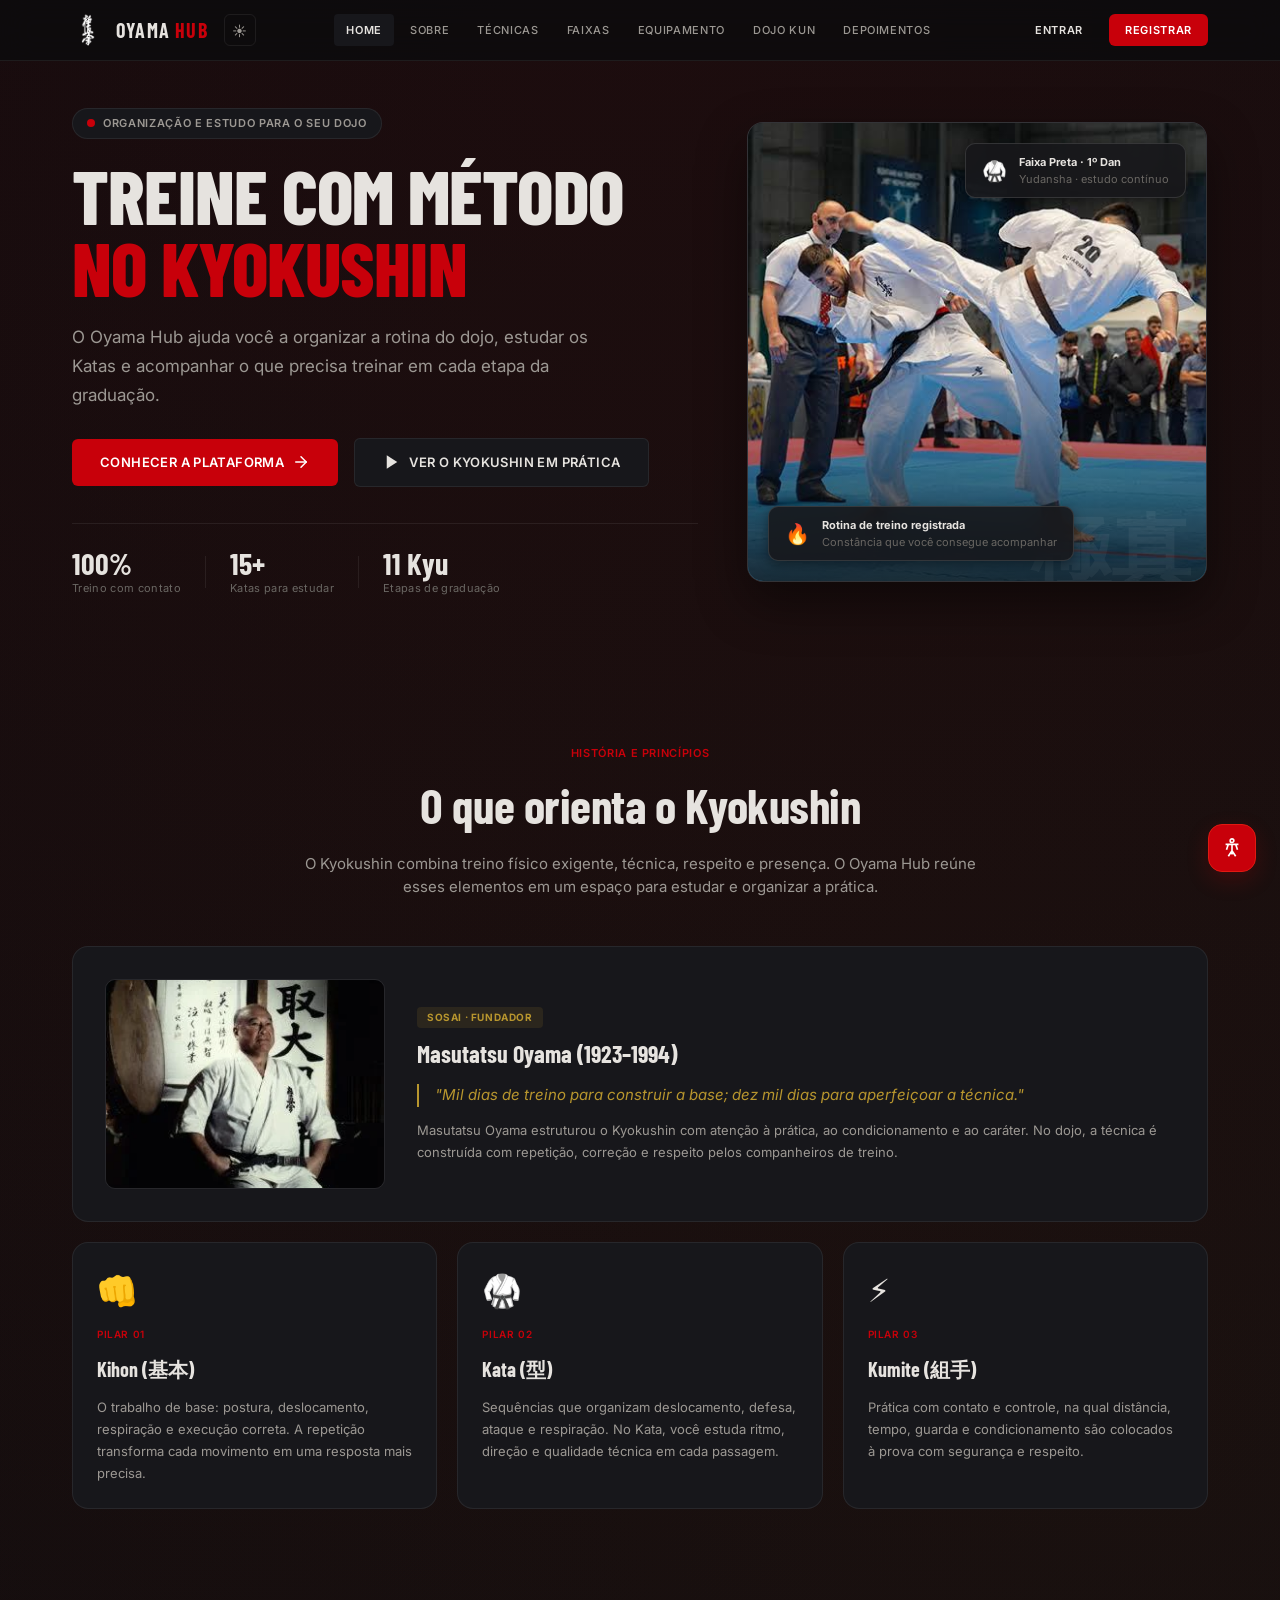
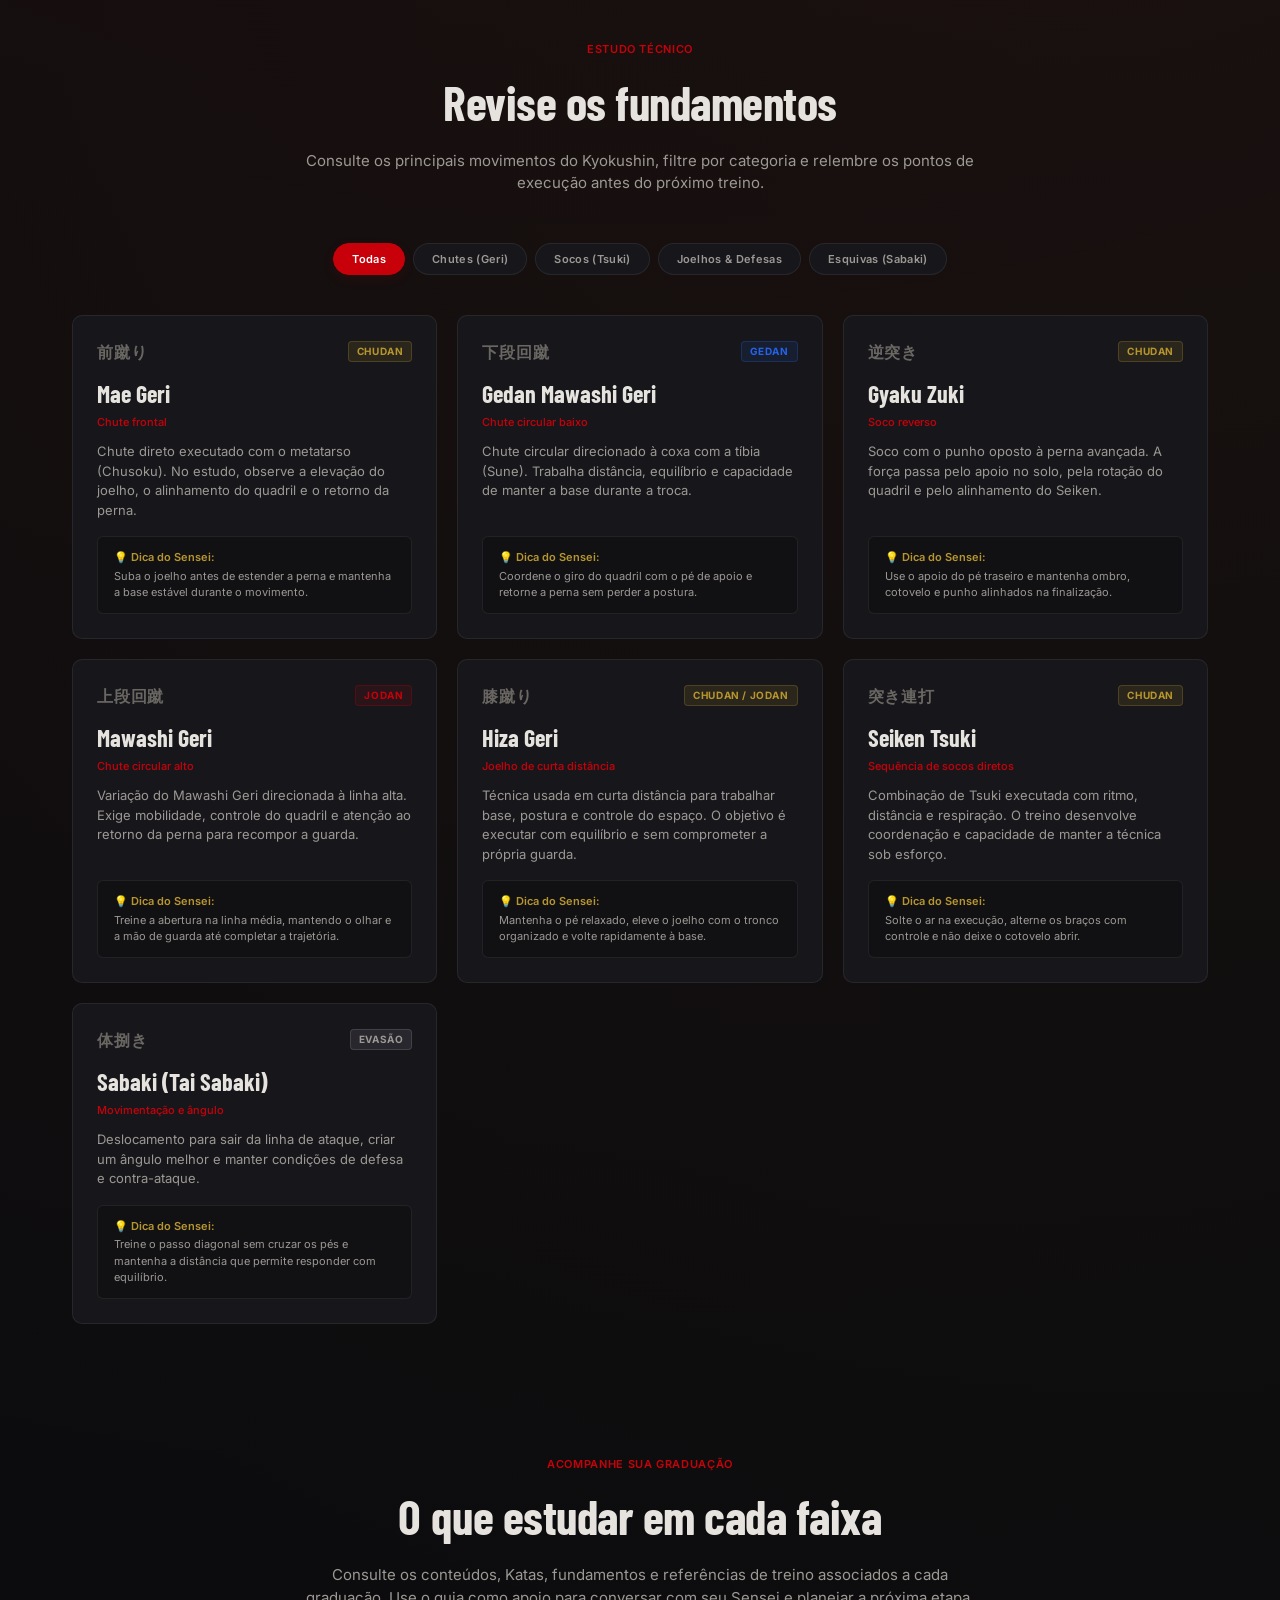
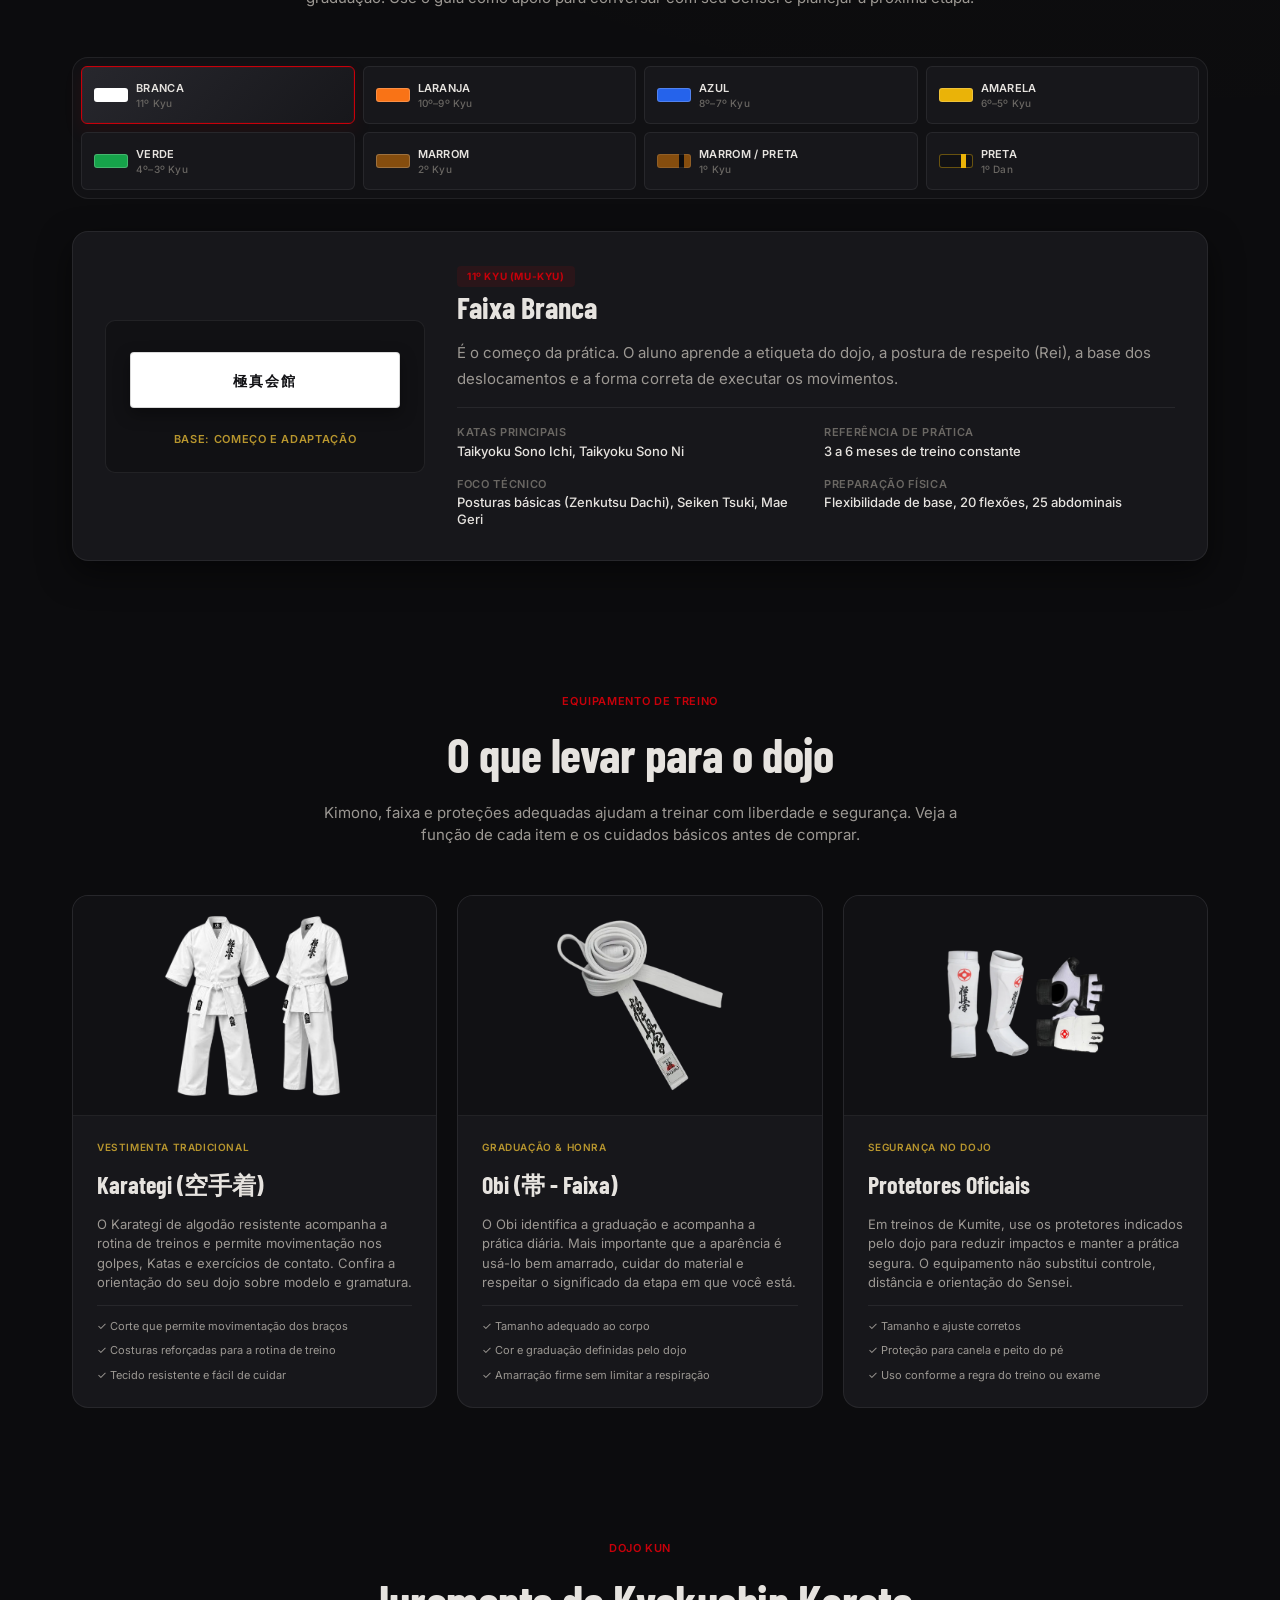
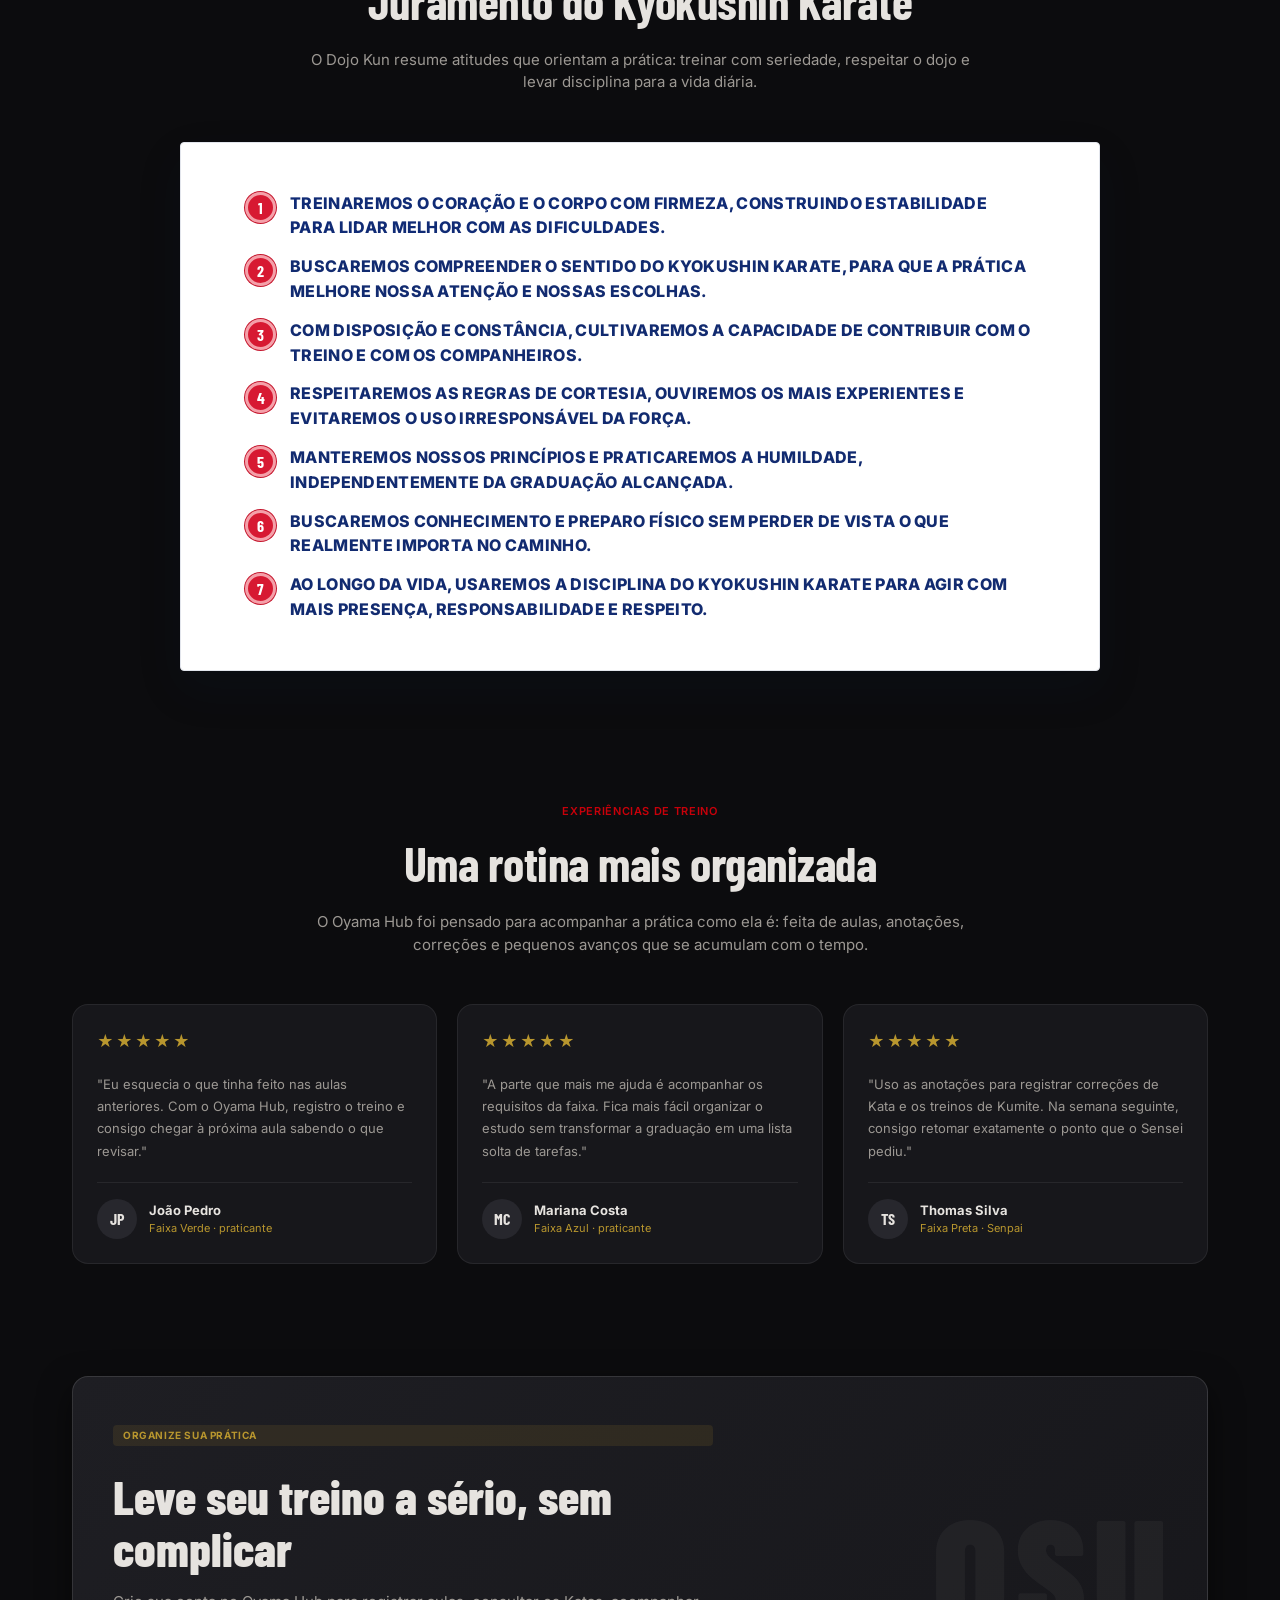
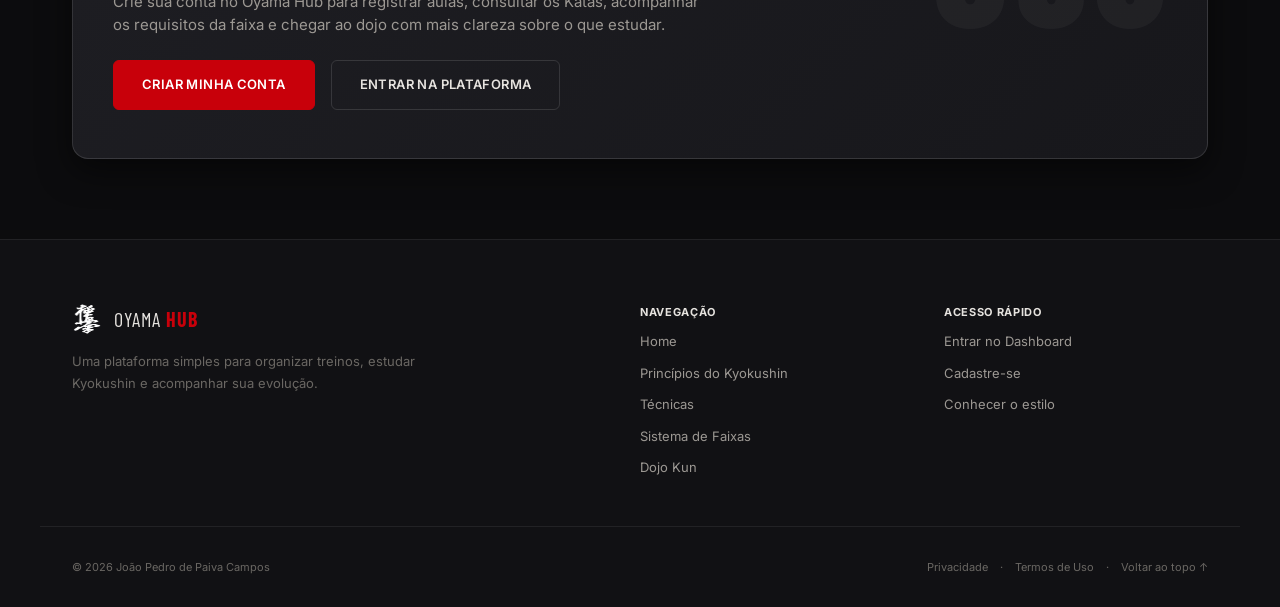
<file: index.html>
<!DOCTYPE html>
<html lang="pt-BR">

<head>
  <meta charset="UTF-8">
  <meta name="viewport" content="width=device-width, initial-scale=1.0">
  <title>Oyama Hub | Organize seu treino de Kyokushin</title>
  <link rel="icon" href="./img/kyokushinicon.png">
  <link rel="preconnect" href="https://fonts.googleapis.com">
  <link rel="preconnect" href="https://fonts.gstatic.com" crossorigin>
  <link
    href="https://fonts.googleapis.com/css2?family=Inter:wght@300;400;500;600;700;800&family=Barlow+Condensed:wght@400;600;700;800&display=swap"
    rel="stylesheet">
  <link rel="stylesheet" href="css/tokens.css">
  <link rel="stylesheet" href="css/style.css">
  <meta name="description"
    content="Oyama Hub — organize seus treinos de Kyokushin, acompanhe os requisitos de graduação, estude Katas e registre sua evolução.">
  <link rel="canonical" href="./">
  <meta property="og:type" content="website">
  <meta property="og:title" content="Oyama Hub | Organize seu treino de Kyokushin">
  <meta property="og:description" content="Organize treinos, estude Katas e acompanhe sua evolução no Kyokushin.">
  <meta property="og:image" content="./img/photo1.webp">
  <meta name="twitter:card" content="summary_large_image">
  <meta name="twitter:title" content="Oyama Hub | Organize seu treino de Kyokushin">
  <meta name="twitter:description" content="Uma plataforma para organizar a prática e o estudo do Kyokushin.">
  <script type="application/ld+json">
    {"@context":"https://schema.org","@type":"WebSite","name":"Oyama Hub","description":"Plataforma para organizar treinos, estudar Katas e acompanhar a evolução no Karate Kyokushin."}
  </script>
  <script>
    if (localStorage.getItem('oyama-theme') === 'light' || localStorage.getItem('theme') === 'light') {
      document.documentElement.classList.add('light');
    }
  </script>
</head>

<body>
  <!-- ── HEADER / NAVBAR ── -->
  <header>
    <nav class="navbar" role="navigation" aria-label="Navegação Principal">

      <div class="nav-left">
        <a href="#home" class="nav-logo" aria-label="Ir ao início">
          <img src="./img/kyokushinicon.png" class="logo" alt="Kyokushin Kanku Logo">
          <span class="logo-text">OYAMA <span>HUB</span></span>
        </a>

        <button id="theme-toggle" class="theme-btn" aria-label="Alternar tema">
          <span class="theme-icon" aria-hidden="true">☀️</span>
          <span class="theme-label">Light</span>
        </button>
      </div>

      <div class="nav-links" id="navLinks">
        <a href="#home" class="nav-link active">Home</a>
        <a href="#about" class="nav-link">Sobre</a>
        <a href="#techniques" class="nav-link">Técnicas</a>
        <a href="#faixas" class="nav-link">Faixas</a>
        <a href="#training" class="nav-link">Equipamento</a>
        <a href="#dojokun" class="nav-link">Dojo Kun</a>
        <a href="#testimonials" class="nav-link">Depoimentos</a>
      </div>

      <div class="nav-right">
        <a href="./php/login.php" id="login" class="nav-btn-login">Entrar</a>
        <a href="./php/registro.php" class="nav-btn-register">Registrar</a>
        <button class="hamburger-btn" id="hamburgerBtn" aria-label="Abrir menu de navegação" aria-expanded="false">
          <span></span><span></span><span></span>
        </button>
      </div>

    </nav>
  </header>

  <main>

    <!-- ── HERO SECTION ── -->
    <section id="home" class="hero-section">
      <div class="hero-ambient-glow" aria-hidden="true"></div>

      <div class="hero-container container">
        <div class="hero-content">

          <div class="hero-badge">
            <span class="pulse-dot"></span>
            <span>ORGANIZAÇÃO E ESTUDO PARA O SEU DOJO</span>
          </div>

          <h1 class="hero-title">
            TREINE COM MÉTODO<br>
            <span class="text-accent">NO KYOKUSHIN</span>
          </h1>

          <p class="hero-subtitle">
            O Oyama Hub ajuda você a organizar a rotina do dojo, estudar os Katas e acompanhar o que precisa treinar
            em cada etapa da graduação.
          </p>

          <div class="hero-cta-group">
            <a href="./php/registro.php" class="btn-primary hero-btn">
              <span>Conhecer a plataforma</span>
              <svg viewBox="0 0 24 24" width="18" height="18" fill="none" stroke="currentColor" stroke-width="2"
                stroke-linecap="round" stroke-linejoin="round">
                <line x1="5" y1="12" x2="19" y2="12" />
                <polyline points="12 5 19 12 12 19" />
              </svg>
            </a>
            <a href="https://www.youtube.com/watch?v=viLy-JlkTCw" class="btn-secondary hero-btn" target="_blank"
              rel="noopener noreferrer">
              <svg viewBox="0 0 24 24" width="18" height="18" fill="currentColor">
                <polygon points="5 3 19 12 5 21 5 3" />
              </svg>
              <span>Ver o Kyokushin em prática</span>
            </a>
          </div>

          <!-- Mini KPIs no Hero -->
          <div class="hero-stats">
            <div class="hero-stat-item">
              <span class="stat-number">100%</span>
              <span class="stat-label">Treino com contato</span>
            </div>
            <div class="hero-stat-divider"></div>
            <div class="hero-stat-item">
              <span class="stat-number">15+</span>
              <span class="stat-label">Katas para estudar</span>
            </div>
            <div class="hero-stat-divider"></div>
            <div class="hero-stat-item">
              <span class="stat-number">11 Kyu</span>
              <span class="stat-label">Etapas de graduação</span>
            </div>
          </div>

        </div>

        <!-- Hero Visual / Card Interativo -->
        <div class="hero-visual">
          <div class="hero-card-frame">
            <img src="./img/photo1.webp" alt="Dois praticantes durante um treino de Kumite Kyokushin" class="hero-karateka-img">
            <div class="hero-card-overlay"></div>

            <!-- Chips Flutuantes Interativos -->
            <div class="floating-chip chip-top">
              <div class="chip-icon">🥋</div>
              <div class="chip-text">
                <strong>Faixa Preta · 1º Dan</strong>
                <span>Yudansha · estudo contínuo</span>
              </div>
            </div>

            <div class="floating-chip chip-bottom">
              <div class="chip-icon">🔥</div>
              <div class="chip-text">
                <strong>Rotina de treino registrada</strong>
                <span>Constância que você consegue acompanhar</span>
              </div>
            </div>

            <div class="hero-kanji-watermark" aria-hidden="true">極真</div>
          </div>
        </div>

      </div>
    </section>


    <!-- ── SEÇÃO SOBRE (BENTO GRID) ── -->
    <section id="about" class="about-section container">

      <div class="section-header-center">
        <span class="section-eyebrow">HISTÓRIA E PRINCÍPIOS</span>
        <h2 class="section-title">O que orienta o Kyokushin</h2>
        <p class="section-desc">O Kyokushin combina treino físico exigente, técnica, respeito e presença. O Oyama Hub
          reúne esses elementos em um espaço para estudar e organizar a prática.</p>
      </div>

      <div class="about-bento-grid">

        <!-- Card Mestre Oyama -->
        <div class="bento-card bento-founder">
          <div class="bento-founder-media">
            <img src="./img/oyama.webp" alt="Sosai Masutatsu Oyama, fundador do Kyokushin Karate" loading="lazy">
          </div>
          <div class="bento-founder-info">
            <span class="tag-gold">SOSAI · FUNDADOR</span>
            <h3>Masutatsu Oyama (1923–1994)</h3>
            <blockquote class="founder-quote">
              "Mil dias de treino para construir a base; dez mil dias para aperfeiçoar a técnica."
            </blockquote>
            <p>
              Masutatsu Oyama estruturou o Kyokushin com atenção à prática, ao condicionamento e ao caráter. No dojo,
              a técnica é construída com repetição, correção e respeito pelos companheiros de treino.
            </p>
          </div>
        </div>

        <!-- 3 Pilares -->
        <div class="bento-card bento-pillar">
          <div class="pillar-icon">👊</div>
          <span class="pillar-tag">PILAR 01</span>
          <h4>Kihon (基本)</h4>
          <p>O trabalho de base: postura, deslocamento, respiração e execução correta. A repetição transforma cada
            movimento em uma resposta mais precisa.</p>
        </div>

        <div class="bento-card bento-pillar">
          <div class="pillar-icon">🥋</div>
          <span class="pillar-tag">PILAR 02</span>
          <h4>Kata (型)</h4>
          <p>Sequências que organizam deslocamento, defesa, ataque e respiração. No Kata, você estuda ritmo, direção e
            qualidade técnica em cada passagem.</p>
        </div>

        <div class="bento-card bento-pillar">
          <div class="pillar-icon">⚡</div>
          <span class="pillar-tag">PILAR 03</span>
          <h4>Kumite (組手)</h4>
          <p>Prática com contato e controle, na qual distância, tempo, guarda e condicionamento são colocados à prova
            com segurança e respeito.</p>
        </div>

      </div>

    </section>


    <!-- ── SEÇÃO TÉCNICAS INTERATIVAS ── -->
    <section id="techniques" class="techniques-section container">

      <div class="section-header-center">
        <span class="section-eyebrow">ESTUDO TÉCNICO</span>
        <h2 class="section-title">Revise os fundamentos</h2>
        <p class="section-desc">Consulte os principais movimentos do Kyokushin, filtre por categoria e relembre os
          pontos de execução antes do próximo treino.</p>
      </div>

      <!-- Filtros de Técnicas -->
      <div class="tech-filter-bar" role="tablist" aria-label="Filtro de categorias de técnicas">
        <button class="tech-filter-btn active" data-category="todos" role="tab" aria-selected="true" aria-controls="techGrid">Todas</button>
        <button class="tech-filter-btn" data-category="chute" role="tab" aria-selected="false" aria-controls="techGrid">Chutes (Geri)</button>
        <button class="tech-filter-btn" data-category="soco" role="tab" aria-selected="false" aria-controls="techGrid">Socos (Tsuki)</button>
        <button class="tech-filter-btn" data-category="joelho-defesa" role="tab" aria-selected="false" aria-controls="techGrid">Joelhos &
          Defesas</button>
        <button class="tech-filter-btn" data-category="esquiva" role="tab" aria-selected="false" aria-controls="techGrid">Esquivas
          (Sabaki)</button>
      </div>

      <!-- Grid de Técnicas -->
      <div class="technique-grid" id="techGrid" role="tabpanel" aria-label="Técnicas filtradas">

        <article class="technique-card" data-cat="chute">
          <div class="tech-card-header">
            <span class="tech-kanji">前蹴り</span>
            <span class="tech-zone chudan">Chudan</span>
          </div>
          <h3 class="tech-title">Mae Geri</h3>
          <span class="tech-subtitle">Chute frontal</span>
          <p class="tech-desc">Chute direto executado com o metatarso (Chusoku). No estudo, observe a elevação do
            joelho, o alinhamento do quadril e o retorno da perna.</p>
          <div class="tech-tip">
            <span class="tip-label">💡 Dica do Sensei:</span>
            <p>Suba o joelho antes de estender a perna e mantenha a base estável durante o movimento.</p>
          </div>
        </article>

        <article class="technique-card" data-cat="chute">
          <div class="tech-card-header">
            <span class="tech-kanji">下段回蹴</span>
            <span class="tech-zone gedan">Gedan</span>
          </div>
          <h3 class="tech-title">Gedan Mawashi Geri</h3>
          <span class="tech-subtitle">Chute circular baixo</span>
          <p class="tech-desc">Chute circular direcionado à coxa com a tíbia (Sune). Trabalha distância, equilíbrio e
            capacidade de manter a base durante a troca.</p>
          <div class="tech-tip">
            <span class="tip-label">💡 Dica do Sensei:</span>
            <p>Coordene o giro do quadril com o pé de apoio e retorne a perna sem perder a postura.</p>
          </div>
        </article>

        <article class="technique-card" data-cat="soco">
          <div class="tech-card-header">
            <span class="tech-kanji">逆突き</span>
            <span class="tech-zone chudan">Chudan</span>
          </div>
          <h3 class="tech-title">Gyaku Zuki</h3>
          <span class="tech-subtitle">Soco reverso</span>
          <p class="tech-desc">Soco com o punho oposto à perna avançada. A força passa pelo apoio no solo, pela rotação
            do quadril e pelo alinhamento do Seiken.</p>
          <div class="tech-tip">
            <span class="tip-label">💡 Dica do Sensei:</span>
            <p>Use o apoio do pé traseiro e mantenha ombro, cotovelo e punho alinhados na finalização.</p>
          </div>
        </article>

        <article class="technique-card" data-cat="chute">
          <div class="tech-card-header">
            <span class="tech-kanji">上段回蹴</span>
            <span class="tech-zone jodan">Jodan</span>
          </div>
          <h3 class="tech-title">Mawashi Geri</h3>
          <span class="tech-subtitle">Chute circular alto</span>
          <p class="tech-desc">Variação do Mawashi Geri direcionada à linha alta. Exige mobilidade, controle do quadril
            e atenção ao retorno da perna para recompor a guarda.</p>
          <div class="tech-tip">
            <span class="tip-label">💡 Dica do Sensei:</span>
            <p>Treine a abertura na linha média, mantendo o olhar e a mão de guarda até completar a trajetória.</p>
          </div>
        </article>

        <article class="technique-card" data-cat="joelho-defesa">
          <div class="tech-card-header">
            <span class="tech-kanji">膝蹴り</span>
            <span class="tech-zone chudan">Chudan / Jodan</span>
          </div>
          <h3 class="tech-title">Hiza Geri</h3>
          <span class="tech-subtitle">Joelho de curta distância</span>
          <p class="tech-desc">Técnica usada em curta distância para trabalhar base, postura e controle do espaço. O
            objetivo é executar com equilíbrio e sem comprometer a própria guarda.</p>
          <div class="tech-tip">
            <span class="tip-label">💡 Dica do Sensei:</span>
            <p>Mantenha o pé relaxado, eleve o joelho com o tronco organizado e volte rapidamente à base.</p>
          </div>
        </article>

        <article class="technique-card" data-cat="soco">
          <div class="tech-card-header">
            <span class="tech-kanji">突き連打</span>
            <span class="tech-zone chudan">Chudan</span>
          </div>
          <h3 class="tech-title">Seiken Tsuki</h3>
          <span class="tech-subtitle">Sequência de socos diretos</span>
          <p class="tech-desc">Combinação de Tsuki executada com ritmo, distância e respiração. O treino desenvolve
            coordenação e capacidade de manter a técnica sob esforço.</p>
          <div class="tech-tip">
            <span class="tip-label">💡 Dica do Sensei:</span>
            <p>Solte o ar na execução, alterne os braços com controle e não deixe o cotovelo abrir.</p>
          </div>
        </article>

        <article class="technique-card" data-cat="esquiva">
          <div class="tech-card-header">
            <span class="tech-kanji">体捌き</span>
            <span class="tech-zone neutro">Evasão</span>
          </div>
          <h3 class="tech-title">Sabaki (Tai Sabaki)</h3>
          <span class="tech-subtitle">Movimentação e ângulo</span>
          <p class="tech-desc">Deslocamento para sair da linha de ataque, criar um ângulo melhor e manter condições
            de defesa e contra-ataque.</p>
          <div class="tech-tip">
            <span class="tip-label">💡 Dica do Sensei:</span>
            <p>Treine o passo diagonal sem cruzar os pés e mantenha a distância que permite responder com equilíbrio.</p>
          </div>
        </article>

      </div>

    </section>


    <!-- ── SEÇÃO EXPLORADOR DE FAIXAS INTERATIVO ── -->
    <section id="faixas" class="faixas-section container">

      <div class="section-header-center">
        <span class="section-eyebrow">ACOMPANHE SUA GRADUAÇÃO</span>
        <h2 class="section-title">O que estudar em cada faixa</h2>
        <p class="section-desc">Consulte os conteúdos, Katas, fundamentos e referências de treino associados a cada
          graduação. Use o guia como apoio para conversar com seu Sensei e planejar a próxima etapa.</p>
      </div>

      <!-- Seletor de Faixas (Tabs) -->
      <div class="belt-selector-nav" id="beltNav" role="tablist" aria-label="Selecionar faixa">
        <button type="button" class="belt-nav-item active" data-belt="branca" role="tab" aria-selected="true">
          <span class="belt-indicator belt-branca"></span>
          <span class="belt-nav-text">
            <span class="belt-nav-name">Branca</span>
            <span class="belt-nav-kyu">11º Kyu</span>
          </span>
        </button>
        <button type="button" class="belt-nav-item" data-belt="laranja" role="tab" aria-selected="false">
          <span class="belt-indicator belt-laranja"></span>
          <span class="belt-nav-text">
            <span class="belt-nav-name">Laranja</span>
            <span class="belt-nav-kyu">10º–9º Kyu</span>
          </span>
        </button>
        <button type="button" class="belt-nav-item" data-belt="azul" role="tab" aria-selected="false">
          <span class="belt-indicator belt-azul"></span>
          <span class="belt-nav-text">
            <span class="belt-nav-name">Azul</span>
            <span class="belt-nav-kyu">8º–7º Kyu</span>
          </span>
        </button>
        <button type="button" class="belt-nav-item" data-belt="amarela" role="tab" aria-selected="false">
          <span class="belt-indicator belt-amarela"></span>
          <span class="belt-nav-text">
            <span class="belt-nav-name">Amarela</span>
            <span class="belt-nav-kyu">6º–5º Kyu</span>
          </span>
        </button>
        <button type="button" class="belt-nav-item" data-belt="verde" role="tab" aria-selected="false">
          <span class="belt-indicator belt-verde"></span>
          <span class="belt-nav-text">
            <span class="belt-nav-name">Verde</span>
            <span class="belt-nav-kyu">4º–3º Kyu</span>
          </span>
        </button>
        <button type="button" class="belt-nav-item" data-belt="marrom" role="tab" aria-selected="false">
          <span class="belt-indicator belt-marrom"></span>
          <span class="belt-nav-text">
            <span class="belt-nav-name">Marrom</span>
            <span class="belt-nav-kyu">2º Kyu</span>
          </span>
        </button>
        <button type="button" class="belt-nav-item" data-belt="marrom-preta" role="tab" aria-selected="false">
          <span class="belt-indicator belt-marrom-preta"></span>
          <span class="belt-nav-text">
            <span class="belt-nav-name">Marrom / Preta</span>
            <span class="belt-nav-kyu">1º Kyu</span>
          </span>
        </button>
        <button type="button" class="belt-nav-item" data-belt="preta" role="tab" aria-selected="false">
          <span class="belt-indicator belt-preta"></span>
          <span class="belt-nav-text">
            <span class="belt-nav-name">Preta</span>
            <span class="belt-nav-kyu">1º Dan</span>
          </span>
        </button>
      </div>

      <!-- Display Interativo da Faixa Ativa -->
      <div class="belt-showcase-card" id="beltShowcase" role="tabpanel" aria-label="Detalhes da graduação selecionada">

        <div class="belt-visual-col">
          <div class="belt-graphic-wrapper">
            <div class="belt-strap belt-branca" id="beltGraphic">
              <div class="belt-tip-wrap" id="beltTipWrap">
                <div class="belt-tip-stitch"></div>
              </div>
              <div class="belt-kanji-embroidery">極真会館</div>
              <div class="belt-stripes-container" id="beltStripes"></div>
            </div>
          </div>
          <div class="belt-symbolic-element" id="beltElement">Base: começo e adaptação</div>
        </div>

        <div class="belt-info-col">
          <div class="belt-level-header">
            <span class="belt-badge-kyu" id="beltKyu">11º Kyu (Mu-Kyu)</span>
            <h3 class="belt-name-title" id="beltTitle">Faixa Branca</h3>
          </div>

          <p class="belt-philosophical-desc" id="beltPhilosophy">
            É o começo da prática. O aluno aprende a etiqueta do dojo, a postura de respeito (Rei), a base dos
            deslocamentos e a forma correta de executar os movimentos.
          </p>

          <div class="belt-specs-grid">
            <div class="belt-spec-item">
              <span class="spec-label">Katas Principais</span>
              <strong id="beltKatas">Taikyoku Sono Ichi, Taikyoku Sono Ni</strong>
            </div>
            <div class="belt-spec-item">
                <span class="spec-label">Referência de prática</span>
                <strong id="beltTime">3 a 6 meses de treino constante</strong>
            </div>
            <div class="belt-spec-item">
              <span class="spec-label">Foco Técnico</span>
              <strong id="beltFocus">Posturas básicas (Zenkutsu Dachi), Seiken Tsuki, Mae Geri</strong>
            </div>
            <div class="belt-spec-item">
                <span class="spec-label">Preparação física</span>
              <strong id="beltConditioning">Flexibilidade de base, 20 flexões, 25 abdominais</strong>
            </div>
          </div>

        </div>

      </div>

    </section>


    <!-- ── SEÇÃO EQUIPAMENTO OFICIAL ── -->
    <section id="training" class="gear-section container">

      <div class="section-header-center">
        <span class="section-eyebrow">EQUIPAMENTO DE TREINO</span>
        <h2 class="section-title">O que levar para o dojo</h2>
        <p class="section-desc">Kimono, faixa e proteções adequadas ajudam a treinar com liberdade e segurança. Veja
          a função de cada item e os cuidados básicos antes de comprar.</p>
      </div>

      <div class="gear-grid">

        <div class="gear-card">
          <div class="gear-media">
            <img src="img/kimono.webp" alt="Karategi de lona pesada oficial do Kyokushin" loading="lazy">
          </div>
          <div class="gear-content">
            <span class="gear-tag">VESTIMENTA TRADICIONAL</span>
            <h3>Karategi (空手着)</h3>
            <p>O Karategi de algodão resistente acompanha a rotina de treinos e permite movimentação nos golpes, Katas
              e exercícios de contato. Confira a orientação do seu dojo sobre modelo e gramatura.</p>
            <ul class="gear-features">
              <li>✓ Corte que permite movimentação dos braços</li>
              <li>✓ Costuras reforçadas para a rotina de treino</li>
              <li>✓ Tecido resistente e fácil de cuidar</li>
            </ul>
          </div>
        </div>

        <div class="gear-card">
          <div class="gear-media">
            <img src="img/faixa.webp" alt="Faixa Obi do Karate Kyokushin" loading="lazy">
          </div>
          <div class="gear-content">
            <span class="gear-tag">GRADUAÇÃO & HONRA</span>
            <h3>Obi (帯 - Faixa)</h3>
            <p>O Obi identifica a graduação e acompanha a prática diária. Mais importante que a aparência é usá-lo bem
              amarrado, cuidar do material e respeitar o significado da etapa em que você está.</p>
            <ul class="gear-features">
              <li>✓ Tamanho adequado ao corpo</li>
              <li>✓ Cor e graduação definidas pelo dojo</li>
              <li>✓ Amarração firme sem limitar a respiração</li>
            </ul>
          </div>
        </div>

        <div class="gear-card gear-card-protection">
          <div class="gear-media">
            <img src="img/protetores.webp" alt="Protetores de canela, peito do pé e coquilha" loading="lazy">
          </div>
          <div class="gear-content">
            <span class="gear-tag">SEGURANÇA NO DOJO</span>
            <h3>Protetores Oficiais</h3>
            <p>Em treinos de Kumite, use os protetores indicados pelo dojo para reduzir impactos e manter a prática
              segura. O equipamento não substitui controle, distância e orientação do Sensei.</p>
            <ul class="gear-features">
              <li>✓ Tamanho e ajuste corretos</li>
              <li>✓ Proteção para canela e peito do pé</li>
              <li>✓ Uso conforme a regra do treino ou exame</li>
            </ul>
          </div>
        </div>

      </div>

    </section>


    <!-- ── SEÇÃO DOJO KUN ── -->
    <section id="dojokun" class="dojokun-section container">

      <div class="section-header-center">
        <span class="section-eyebrow">DOJO KUN</span>
        <h2 class="section-title">Juramento do Kyokushin Karate</h2>
        <p class="section-desc">O Dojo Kun resume atitudes que orientam a prática: treinar com seriedade, respeitar o
          dojo e levar disciplina para a vida diária.</p>
      </div>

      <div class="dojokun-scroll">

        <div class="dojokun-list" id="dojoKunList">
          <button class="dojokun-item active" data-precept="1">
            <span class="precept-num">1</span>
            <span class="precept-title">Treinaremos o coração e o corpo com firmeza, construindo estabilidade para lidar melhor com as dificuldades.</span>
          </button>
          <button class="dojokun-item" data-precept="2">
            <span class="precept-num">2</span>
            <span class="precept-title">Buscaremos compreender o sentido do Kyokushin Karate, para que a prática melhore nossa atenção e nossas escolhas.</span>
          </button>
          <button class="dojokun-item" data-precept="3">
            <span class="precept-num">3</span>
            <span class="precept-title">Com disposição e constância, cultivaremos a capacidade de contribuir com o treino e com os companheiros.</span>
          </button>
          <button class="dojokun-item" data-precept="4">
            <span class="precept-num">4</span>
            <span class="precept-title">Respeitaremos as regras de cortesia, ouviremos os mais experientes e evitaremos o uso irresponsável da força.</span>
          </button>
          <button class="dojokun-item" data-precept="5">
            <span class="precept-num">5</span>
            <span class="precept-title">Manteremos nossos princípios e praticaremos a humildade, independentemente da graduação alcançada.</span>
          </button>
          <button class="dojokun-item" data-precept="6">
            <span class="precept-num">6</span>
            <span class="precept-title">Buscaremos conhecimento e preparo físico sem perder de vista o que realmente importa no caminho.</span>
          </button>
          <button class="dojokun-item" data-precept="7">
            <span class="precept-num">7</span>
            <span class="precept-title">Ao longo da vida, usaremos a disciplina do Kyokushin Karate para agir com mais presença, responsabilidade e respeito.</span>
          </button>
        </div>

      </div>

    </section>


    <!-- ── SEÇÃO DEPOIMENTOS ── -->
    <section id="testimonials" class="testimonials-section container">

      <div class="section-header-center">
        <span class="section-eyebrow">EXPERIÊNCIAS DE TREINO</span>
        <h2 class="section-title">Uma rotina mais organizada</h2>
        <p class="section-desc">O Oyama Hub foi pensado para acompanhar a prática como ela é: feita de aulas, anotações,
          correções e pequenos avanços que se acumulam com o tempo.</p>
      </div>

      <div class="testimonial-grid">

        <blockquote class="testimonial-card">
          <div class="testi-stars">★★★★★</div>
          <p class="testi-quote">"Eu esquecia o que tinha feito nas aulas anteriores. Com o Oyama Hub, registro o treino
            e consigo chegar à próxima aula sabendo o que revisar."</p>
          <div class="testi-author">
            <div class="testi-avatar">JP</div>
            <div class="testi-meta">
              <strong>João Pedro</strong>
              <span>Faixa Verde · praticante</span>
            </div>
          </div>
        </blockquote>

        <blockquote class="testimonial-card">
          <div class="testi-stars">★★★★★</div>
          <p class="testi-quote">"A parte que mais me ajuda é acompanhar os requisitos da faixa. Fica mais fácil organizar
            o estudo sem transformar a graduação em uma lista solta de tarefas."</p>
          <div class="testi-author">
            <div class="testi-avatar">MC</div>
            <div class="testi-meta">
              <strong>Mariana Costa</strong>
              <span>Faixa Azul · praticante</span>
            </div>
          </div>
        </blockquote>

        <blockquote class="testimonial-card">
          <div class="testi-stars">★★★★★</div>
          <p class="testi-quote">"Uso as anotações para registrar correções de Kata e os treinos de Kumite. Na semana
            seguinte, consigo retomar exatamente o ponto que o Sensei pediu."</p>
          <div class="testi-author">
            <div class="testi-avatar">TS</div>
            <div class="testi-meta">
              <strong>Thomas Silva</strong>
              <span>Faixa Preta · Senpai</span>
            </div>
          </div>
        </blockquote>

      </div>

    </section>


    <!-- ── SEÇÃO CTA FINAL ── -->
    <section class="cta-banner-section container">
      <div class="cta-banner-card">
        <div class="cta-content">
          <span class="tag-gold">ORGANIZE SUA PRÁTICA</span>
          <h2>Leve seu treino a sério, sem complicar</h2>
          <p>Crie sua conta no Oyama Hub para registrar aulas, consultar os Katas, acompanhar os requisitos da faixa e
            chegar ao dojo com mais clareza sobre o que estudar.</p>
          <div class="cta-btn-group">
            <a href="./php/registro.php" class="btn-primary">Criar minha conta</a>
            <a href="./php/login.php" class="btn-secondary">Entrar na plataforma</a>
          </div>
        </div>
        <div class="cta-symbol" aria-hidden="true">OSU</div>
      </div>
    </section>

  </main>

  <!-- ── FOOTER ── -->
  <footer>
    <div class="footer-inner container">

      <div class="footer-brand">
        <div class="footer-logo">
          <img src="./img/kyokushinicon.png" alt="Kyokushin Logo" width="30" height="30">
          <span>OYAMA <strong>HUB</strong></span>
        </div>
        <p>Uma plataforma simples para organizar treinos, estudar Kyokushin e acompanhar sua evolução.</p>
      </div>

      <div class="footer-nav">
        <h4>Navegação</h4>
        <a href="#home">Home</a>
        <a href="#about">Princípios do Kyokushin</a>
        <a href="#techniques">Técnicas</a>
        <a href="#faixas">Sistema de Faixas</a>
        <a href="#dojokun">Dojo Kun</a>
      </div>

      <div class="footer-nav">
        <h4>Acesso Rápido</h4>
        <a href="./php/login.php">Entrar no Dashboard</a>
        <a href="./php/registro.php">Cadastre-se</a>
        <a href="https://www.youtube.com/watch?v=viLy-JlkTCw" target="_blank" rel="noopener noreferrer">Conhecer o estilo</a>
      </div>

    </div>

    <div class="footer-bottom container">
      <p>© 2026 João Pedro de Paiva Campos</p>
      <div class="footer-bottom-links">
        <a href="#">Privacidade</a>
        <span>·</span>
        <a href="#">Termos de Uso</a>
        <span>·</span>
        <a href="#home">Voltar ao topo ↑</a>
      </div>
    </div>
  </footer>

  <!-- Scripts -->
  <script src="./js/acessibilidade.js" defer></script>
  <script src="./js/theme.js" defer></script>
  <script src="./js/landing.js"></script>
</body>

</html>
</file>
<file: css/tokens.css>
/* ================================================================
   OYAMA HUB — Design System Tokens
   Fonte única de verdade para todas as variáveis CSS.
   Importar este arquivo no início de cada CSS de página/componente.
   ================================================================ */

@import url('https://fonts.googleapis.com/css2?family=Inter:wght@300;400;500;600;700&family=Barlow+Condensed:wght@400;600;700&display=swap');

/* ── RESET BASE ── */
*,
*::before,
*::after {
  box-sizing: border-box;
  margin: 0;
  padding: 0;
}

html {
  scroll-behavior: smooth;
  -webkit-text-size-adjust: 100%;
}

img {
  display: block;
  max-width: 100%;
}

/* Ícone Kyokushin (PNG preto): branco no tema escuro, preto no claro */
img.logo,
.footer-logo img,
.admin-brand-icon {
  filter: invert(1);
}

html.light img.logo,
html.light .footer-logo img,
html.light .admin-brand-icon,
html.light-mode .admin-brand-icon {
  filter: none;
}

a {
  text-decoration: none;
  color: inherit;
}

button {
  font-family: inherit;
}

/* ── TOKENS ── */
:root {

  /* Fundos */
  --color-bg:         #0c0c0e;
  --color-bg-raised:  #111114;
  --color-surface:    #17171b;
  --color-surface-2:  #1e1e23;
  --color-surface-3:  #27272d;

  /* Bordas */
  --color-border:     rgba(255, 255, 255, 0.07);
  --color-border-2:   rgba(255, 255, 255, 0.12);

  /* Texto */
  --color-text:       #e6e3df;
  --color-text-2:     #9c9893;
  --color-text-3:     #6a6763;
  --color-text-inv:   #0c0c0e;

  /* Accent / Marca */
  --color-accent:     #c8000a;
  --color-accent-2:   #e01a12;
  --color-accent-dim: rgba(200, 0, 10, 0.10);
  --color-accent-rim: rgba(200, 0, 10, 0.20);

  /* Gold (faixas e conquistas) */
  --color-gold:       #b8962e;
  --color-gold-dim:   rgba(184, 150, 46, 0.12);

  /* Semânticos */
  --color-success:    #16a34a;
  --color-success-dim: rgba(22, 163, 74, 0.10);
  --color-warning:    #d97706;
  --color-warning-dim: rgba(217, 119, 6, 0.10);
  --color-error:      #c8000a;
  --color-error-dim:  rgba(200, 0, 10, 0.10);
  --color-info:       #2563eb;
  --color-info-dim:   rgba(37, 99, 235, 0.10);

  /* Tipografia */
  --font-sans:        'Inter', system-ui, -apple-system, sans-serif;
  --font-display:     'Barlow Condensed', sans-serif;

  /* Escala de texto */
  --text-xs:    11px;
  --text-sm:    13px;
  --text-base:  15px;
  --text-lg:    17px;
  --text-xl:    20px;
  --text-2xl:   24px;
  --text-3xl:   30px;
  --text-4xl:   36px;
  --text-5xl:   48px;
  --text-display: clamp(40px, 6vw, 64px);

  /* Pesos */
  --weight-normal:   400;
  --weight-medium:   500;
  --weight-semibold: 600;
  --weight-bold:     700;

  /* Line-heights */
  --leading-tight:   1.1;
  --leading-snug:    1.3;
  --leading-normal:  1.5;
  --leading-relaxed: 1.7;

  /* Letter-spacing — usar com moderação */
  --tracking-tight:   -0.02em;
  --tracking-normal:  0;
  --tracking-wide:    0.03em;
  --tracking-wider:   0.06em;

  /* Espaçamento (escala de 4px) */
  --space-1:   4px;
  --space-2:   8px;
  --space-3:   12px;
  --space-4:   16px;
  --space-5:   20px;
  --space-6:   24px;
  --space-8:   32px;
  --space-10:  40px;
  --space-12:  48px;
  --space-16:  64px;
  --space-20:  80px;
  --space-24: 96px;

  /* Border-radius */
  --radius-sm:  4px;
  --radius-md:  6px;
  --radius-lg:  10px;
  --radius-xl:  16px;
  --radius-full: 9999px;

  /* Sombras — usar com parcimônia */
  --shadow-sm:  0 1px 3px rgba(0, 0, 0, 0.30);
  --shadow-md:  0 4px 12px rgba(0, 0, 0, 0.40);
  --shadow-lg:  0 12px 32px rgba(0, 0, 0, 0.50);

  /* Transições */
  --ease-default: cubic-bezier(0.4, 0, 0.2, 1);
  --ease-out:     cubic-bezier(0, 0, 0.2, 1);
  --ease-spring:  cubic-bezier(0.22, 1, 0.36, 1);
  --duration-fast: 150ms;
  --duration-base: 200ms;
  --duration-slow: 300ms;

  /* Layout */
  --max-width: 1200px;
  --nav-height: 60px;
}

/* ── LIGHT MODE ── */
html.light {
  --color-bg:         #f5f4f2;
  --color-bg-raised:  #eeece9;
  --color-surface:    #ffffff;
  --color-surface-2:  #e9e7e3;
  --color-surface-3:  #dedad5;

  --color-border:     rgba(0, 0, 0, 0.08);
  --color-border-2:   rgba(0, 0, 0, 0.14);

  --color-text:       #1a1917;
  --color-text-2:     #5c5a57;
  --color-text-3:     #8a8884;
  --color-text-inv:   #f5f4f2;

  --color-accent-dim: rgba(200, 0, 10, 0.08);
  --color-accent-rim: rgba(200, 0, 10, 0.16);

  --color-gold:       #8a6e1f;
  --color-gold-dim:   rgba(138, 110, 31, 0.10);

  --color-success:    #15803d;
  --color-success-dim: rgba(21, 128, 61, 0.08);
  --color-warning:    #b45309;
  --color-warning-dim: rgba(180, 83, 9, 0.08);
  --color-info:       #1d4ed8;
  --color-info-dim:   rgba(29, 78, 216, 0.08);

  --shadow-sm:  0 1px 3px rgba(0, 0, 0, 0.08);
  --shadow-md:  0 4px 12px rgba(0, 0, 0, 0.10);
  --shadow-lg:  0 12px 32px rgba(0, 0, 0, 0.12);
}

/* ── BASE BODY ── */
body {
  font-family: var(--font-sans);
  background: var(--color-bg);
  color: var(--color-text);
  font-size: var(--text-base);
  line-height: var(--leading-normal);
  overflow-x: hidden;
  min-height: 100vh;
  -webkit-font-smoothing: antialiased;
  -moz-osx-font-smoothing: grayscale;
}

/* ── FOCUS ── */
*:focus-visible {
  outline: 2px solid var(--color-accent);
  outline-offset: 2px;
  border-radius: var(--radius-sm);
}

/* ── SELECTION ── */
::selection {
  background: var(--color-accent);
  color: #fff;
}

/* ── SCROLLBAR ── */
::-webkit-scrollbar {
  width: 5px;
}
::-webkit-scrollbar-track {
  background: var(--color-bg);
}
::-webkit-scrollbar-thumb {
  background: var(--color-surface-3);
  border-radius: var(--radius-sm);
}
::-webkit-scrollbar-thumb:hover {
  background: var(--color-accent);
}

/* ── UTILITÁRIOS COMPARTILHADOS ── */

/* Container padrão */
.container {
  max-width: var(--max-width);
  margin: 0 auto;
  padding: 0 var(--space-8);
}

/* Área principal — padding top para a navbar */
.page-main {
  max-width: var(--max-width);
  margin: 0 auto;
  padding: calc(var(--nav-height) + var(--space-12)) var(--space-8) var(--space-20);
}

/* Page header — padrão de cabeçalho de seção */
.page-header {
  display: flex;
  align-items: flex-end;
  justify-content: space-between;
  gap: var(--space-6);
  padding-bottom: var(--space-8);
  margin-bottom: var(--space-8);
  border-bottom: 1px solid var(--color-border);
}

.page-header-text {}

.page-title {
  font-family: var(--font-display);
  font-size: var(--text-display);
  font-weight: 700;
  line-height: var(--leading-tight);
  letter-spacing: var(--tracking-tight);
  color: var(--color-text);
  margin-bottom: var(--space-2);
}

.page-subtitle {
  font-size: var(--text-sm);
  color: var(--color-text-2);
  line-height: var(--leading-normal);
}

/* Label de seção (acima dos títulos) */
.section-label {
  font-size: var(--text-xs);
  font-weight: var(--weight-semibold);
  letter-spacing: var(--tracking-wider);
  text-transform: uppercase;
  color: var(--color-accent);
  margin-bottom: var(--space-2);
  display: block;
}

/* ── BOTÕES GLOBAIS ── */
.btn {
  display: inline-flex;
  align-items: center;
  justify-content: center;
  gap: var(--space-2);
  padding: 9px var(--space-4);
  font-family: var(--font-sans);
  font-size: var(--text-sm);
  font-weight: var(--weight-medium);
  line-height: 1;
  letter-spacing: 0;
  border-radius: var(--radius-md);
  border: 1px solid transparent;
  cursor: pointer;
  transition: background var(--duration-base) var(--ease-default),
              border-color var(--duration-base) var(--ease-default),
              color var(--duration-base) var(--ease-default),
              box-shadow var(--duration-base) var(--ease-default);
  text-decoration: none;
  white-space: nowrap;
  user-select: none;
}

.btn:disabled {
  opacity: 0.4;
  cursor: not-allowed;
  pointer-events: none;
}

/* Primário */
.btn-primary {
  background: var(--color-accent);
  color: #fff;
  border-color: var(--color-accent);
}
.btn-primary:hover {
  background: var(--color-accent-2);
  border-color: var(--color-accent-2);
  box-shadow: 0 0 0 3px var(--color-accent-dim);
}
.btn-primary:active {
  background: var(--color-accent);
}

/* Secundário (ghost) */
.btn-secondary {
  background: transparent;
  color: var(--color-text-2);
  border-color: var(--color-border-2);
}
.btn-secondary:hover {
  background: var(--color-surface-2);
  color: var(--color-text);
  border-color: var(--color-border-2);
}

/* Destrutivo */
.btn-danger {
  background: transparent;
  color: var(--color-accent);
  border-color: var(--color-accent-rim);
}
.btn-danger:hover {
  background: var(--color-accent-dim);
  border-color: var(--color-accent);
}

/* Tamanhos */
.btn-sm {
  padding: 6px var(--space-3);
  font-size: var(--text-xs);
  border-radius: var(--radius-sm);
}
.btn-lg {
  padding: 12px var(--space-8);
  font-size: var(--text-base);
  border-radius: var(--radius-md);
}

/* ── INPUTS GLOBAIS ── */
.input,
.select,
.textarea {
  width: 100%;
  padding: 9px var(--space-3);
  background: var(--color-surface-2);
  border: 1px solid var(--color-border);
  border-radius: var(--radius-md);
  color: var(--color-text);
  font-family: var(--font-sans);
  font-size: var(--text-sm);
  line-height: var(--leading-normal);
  transition: border-color var(--duration-base) var(--ease-default),
              box-shadow var(--duration-base) var(--ease-default);
  outline: none;
}

.input::placeholder,
.textarea::placeholder {
  color: var(--color-text-3);
}

.input:focus,
.select:focus,
.textarea:focus {
  border-color: var(--color-accent);
  box-shadow: 0 0 0 3px var(--color-accent-dim);
}

.input:disabled,
.select:disabled,
.textarea:disabled {
  opacity: 0.5;
  cursor: not-allowed;
}

html.light .input,
html.light .select,
html.light .textarea {
  background: var(--color-surface);
}

.select {
  appearance: none;
  background-image: url("data:image/svg+xml,%3Csvg width='12' height='7' viewBox='0 0 12 7' fill='none' xmlns='http://www.w3.org/2000/svg'%3E%3Cpath d='M1 1l5 5 5-5' stroke='%236a6763' stroke-width='1.5' stroke-linecap='round' stroke-linejoin='round'/%3E%3C/svg%3E");
  background-repeat: no-repeat;
  background-position: right 12px center;
  padding-right: 36px;
  cursor: pointer;
}

.select option {
  background: var(--color-surface-2);
  color: var(--color-text);
}

.textarea {
  resize: vertical;
  min-height: 100px;
}

/* ── FORM GROUP ── */
.form-field {
  display: flex;
  flex-direction: column;
  gap: var(--space-2);
}

.form-label {
  font-size: var(--text-xs);
  font-weight: var(--weight-semibold);
  color: var(--color-text-2);
  letter-spacing: var(--tracking-wide);
  text-transform: uppercase;
}

.form-hint {
  font-size: var(--text-xs);
  color: var(--color-text-3);
  line-height: var(--leading-normal);
}

.form-error {
  font-size: var(--text-xs);
  color: var(--color-error);
}

/* ── CARD BASE ── */
.card {
  background: var(--color-surface);
  border: 1px solid var(--color-border);
  border-radius: var(--radius-lg);
  overflow: hidden;
}

.card-header {
  display: flex;
  align-items: center;
  justify-content: space-between;
  padding: var(--space-5) var(--space-6);
  border-bottom: 1px solid var(--color-border);
}

.card-title {
  font-size: var(--text-sm);
  font-weight: var(--weight-semibold);
  color: var(--color-text);
  letter-spacing: var(--tracking-wide);
  text-transform: uppercase;
}

.card-body {
  padding: var(--space-6);
}

/* ── BADGE ── */
.badge {
  display: inline-flex;
  align-items: center;
  gap: 4px;
  padding: 2px var(--space-2);
  font-size: var(--text-xs);
  font-weight: var(--weight-medium);
  border-radius: var(--radius-sm);
  border: 1px solid transparent;
}

.badge-accent {
  background: var(--color-accent-dim);
  color: var(--color-accent);
  border-color: var(--color-accent-rim);
}

.badge-gold {
  background: var(--color-gold-dim);
  color: var(--color-gold);
  border-color: rgba(184, 150, 46, 0.25);
}

.badge-success {
  background: var(--color-success-dim);
  color: var(--color-success);
}

.badge-warning {
  background: var(--color-warning-dim);
  color: var(--color-warning);
}

.badge-info {
  background: var(--color-info-dim);
  color: var(--color-info);
}

/* ── ALERT BANNER ── */
.alert {
  display: flex;
  align-items: flex-start;
  gap: var(--space-3);
  padding: var(--space-4) var(--space-5);
  border-radius: var(--radius-md);
  font-size: var(--text-sm);
  line-height: var(--leading-normal);
  border: 1px solid transparent;
}

.alert-error {
  background: var(--color-error-dim);
  border-color: var(--color-accent-rim);
  color: var(--color-text);
}

.alert-success {
  background: var(--color-success-dim);
  border-color: rgba(22, 163, 74, 0.20);
  color: var(--color-text);
}

.alert-warning {
  background: var(--color-warning-dim);
  border-color: rgba(217, 119, 6, 0.20);
  color: var(--color-text);
}

.alert-info {
  background: var(--color-info-dim);
  border-color: rgba(37, 99, 235, 0.20);
  color: var(--color-text);
}

/* ── DIVISOR ── */
.divider {
  height: 1px;
  background: var(--color-border);
  border: none;
}

/* ── EMPTY STATE ── */
.empty-state {
  display: flex;
  flex-direction: column;
  align-items: center;
  justify-content: center;
  gap: var(--space-4);
  padding: var(--space-16) var(--space-8);
  text-align: center;
  color: var(--color-text-3);
}

.empty-state-icon {
  width: 48px;
  height: 48px;
  color: var(--color-text-3);
  opacity: 0.5;
}

.empty-state-title {
  font-size: var(--text-lg);
  font-weight: var(--weight-medium);
  color: var(--color-text-2);
}

.empty-state-text {
  font-size: var(--text-sm);
  color: var(--color-text-3);
  max-width: 360px;
  line-height: var(--leading-relaxed);
}

/* ── LOADING SKELETON ── */
@keyframes skeleton-pulse {
  0%, 100% { opacity: 1; }
  50%       { opacity: 0.4; }
}

.skeleton {
  background: var(--color-surface-2);
  border-radius: var(--radius-sm);
  animation: skeleton-pulse 1.5s ease infinite;
}

/* ── ANIMAÇÕES DE ENTRADA ── */
@keyframes fadeIn {
  from { opacity: 0; transform: translateY(8px); }
  to   { opacity: 1; transform: translateY(0); }
}

.animate-in {
  animation: fadeIn var(--duration-slow) var(--ease-spring) both;
}

/* ── RESPONSIVIDADE BASE ── */
@media (max-width: 768px) {
  .page-main {
    padding: calc(var(--nav-height) + var(--space-8)) var(--space-5) var(--space-12);
  }
  .container {
    padding: 0 var(--space-5);
  }
  .page-header {
    flex-direction: column;
    align-items: flex-start;
    gap: var(--space-4);
  }
}

@media (max-width: 480px) {
  .page-main {
    padding: calc(var(--nav-height) + var(--space-6)) var(--space-4) var(--space-10);
  }
  .container {
    padding: 0 var(--space-4);
  }
}
</file>
<file: css/style.css>
/* ================================================================
   OYAMA HUB — Landing Page Stylesheet (index.html)
   Aesthetic: Editorial Dark Precision & Japanese Martial Atmosphere
   ================================================================ */

@import url('tokens.css');

/* ── ALIASES LEGADOS (compatibilidade com tokens) ── */
:root {
  --black: var(--color-bg);
  --dark: var(--color-bg-raised);
  --surface: var(--color-surface);
  --surface2: var(--color-surface-2);
  --border: var(--color-border);
  --red: var(--color-accent);
  --red2: var(--color-accent-2);
  --red-glow: var(--color-accent-dim);
  --gold: var(--color-gold);
  --white: var(--color-text);
  --muted: var(--color-text-2);
  --text: var(--color-text);
}

/* ── AMBIENT BODY BACKGROUND ── */
body {
  background-color: var(--color-bg);
  background-image:
    radial-gradient(circle at 50% 0%, rgba(200, 0, 10, 0.08) 0%, transparent 45%),
    radial-gradient(circle at 90% 20%, rgba(184, 150, 46, 0.04) 0%, transparent 35%);
  color: var(--color-text);
  font-family: var(--font-sans);
  overflow-x: hidden;
  position: relative;
}

html.light body {
  background-image:
    radial-gradient(circle at 50% 0%, rgba(200, 0, 10, 0.04) 0%, transparent 50%),
    radial-gradient(circle at 90% 20%, rgba(184, 150, 46, 0.03) 0%, transparent 40%);
}

/* ── NAVBAR ── */
header {
  position: fixed;
  top: 0;
  left: 0;
  right: 0;
  z-index: 1000;
  background: rgba(12, 12, 14, 0.85);
  backdrop-filter: blur(16px);
  -webkit-backdrop-filter: blur(16px);
  border-bottom: 1px solid var(--color-border);
  transition: background var(--duration-base) var(--ease-default),
    border-color var(--duration-base) var(--ease-default);
}

html.light header {
  background: rgba(255, 255, 255, 0.88);
}

.navbar {
  max-width: var(--max-width);
  margin: 0 auto;
  height: var(--nav-height);
  padding: 0 var(--space-8);
  display: flex;
  align-items: center;
  justify-content: space-between;
}

.nav-left {
  display: flex;
  align-items: center;
  gap: var(--space-4);
}

.nav-logo {
  display: flex;
  align-items: center;
  gap: var(--space-3);
  text-decoration: none;
}

.nav-logo .logo {
  width: 32px;
  height: 32px;
  object-fit: contain;
  transition: transform var(--duration-fast) var(--ease-default),
    filter var(--duration-base) var(--ease-default);
}

.nav-logo:hover .logo {
  transform: scale(1.05);
}

.logo-text {
  font-family: var(--font-display);
  font-size: 20px;
  font-weight: 700;
  letter-spacing: 0.06em;
  color: var(--color-text);
}

.logo-text span {
  color: var(--color-accent);
}

/* Theme Button */
.theme-btn {
  display: flex;
  align-items: center;
  justify-content: center;
  width: 32px;
  height: 32px;
  background: transparent;
  border: 1px solid var(--color-border);
  border-radius: var(--radius-md);
  color: var(--color-text-2);
  cursor: pointer;
  transition: background var(--duration-fast) var(--ease-default),
    border-color var(--duration-fast) var(--ease-default);
}

.theme-btn:hover {
  background: var(--color-surface-2);
  border-color: var(--color-border-2);
}

.theme-icon {
  font-size: 14px;
}

.theme-label {
  display: none;
}

/* Nav Links */
.nav-links {
  display: flex;
  align-items: center;
  gap: var(--space-1);
}

.nav-link {
  font-family: var(--font-sans);
  font-size: var(--text-xs);
  font-weight: var(--weight-medium);
  letter-spacing: var(--tracking-wider);
  text-transform: uppercase;
  color: var(--color-text-2);
  padding: 8px 12px;
  border-radius: var(--radius-sm);
  text-decoration: none;
  transition: color var(--duration-fast) var(--ease-default),
    background var(--duration-fast) var(--ease-default);
}

.nav-link:hover {
  color: var(--color-text);
  background: var(--color-surface-2);
}

.nav-link.active {
  color: var(--color-text);
  font-weight: var(--weight-semibold);
  background: var(--color-surface);
}

/* Nav Right */
.nav-right {
  display: flex;
  align-items: center;
  gap: var(--space-3);
}

.nav-btn-login {
  font-family: var(--font-sans);
  font-size: var(--text-xs);
  font-weight: var(--weight-semibold);
  letter-spacing: var(--tracking-wider);
  text-transform: uppercase;
  color: var(--color-text);
  padding: 8px 14px;
  text-decoration: none;
  border-radius: var(--radius-md);
  transition: background var(--duration-fast) var(--ease-default);
}

.nav-btn-login:hover {
  background: var(--color-surface-2);
}

.nav-btn-register {
  font-family: var(--font-sans);
  font-size: var(--text-xs);
  font-weight: var(--weight-semibold);
  letter-spacing: var(--tracking-wider);
  text-transform: uppercase;
  background: var(--color-accent);
  color: #ffffff;
  padding: 8px 16px;
  border-radius: var(--radius-md);
  text-decoration: none;
  transition: background var(--duration-fast) var(--ease-default),
    box-shadow var(--duration-fast) var(--ease-default);
}

.nav-btn-register:hover {
  background: var(--color-accent-2);
  box-shadow: 0 0 0 3px var(--color-accent-dim);
}

.hamburger-btn {
  display: none;
  flex-direction: column;
  justify-content: center;
  align-items: center;
  gap: 5px;
  width: 32px;
  height: 32px;
  background: transparent;
  border: 1px solid var(--color-border);
  border-radius: var(--radius-md);
  cursor: pointer;
  padding: 6px;
}

.hamburger-btn span {
  display: block;
  width: 18px;
  height: 1.5px;
  background: var(--color-text);
  border-radius: 2px;
  transition: all var(--duration-base) var(--ease-default);
}

.hamburger-btn.is-open span:nth-child(1) {
  transform: translateY(6.5px) rotate(45deg);
}

.hamburger-btn.is-open span:nth-child(2) {
  opacity: 0;
}

.hamburger-btn.is-open span:nth-child(3) {
  transform: translateY(-6.5px) rotate(-45deg);
}

/* ── HERO SECTION ── */
.hero-section {
  position: relative;
  padding: calc(var(--nav-height) + var(--space-12)) 0 var(--space-20);
  overflow: hidden;
}

.hero-container {
  display: grid;
  grid-template-columns: 1.15fr 0.85fr;
  gap: var(--space-12);
  align-items: center;
}

.hero-content {
  display: flex;
  flex-direction: column;
  gap: var(--space-5);
}

.hero-badge {
  display: inline-flex;
  align-items: center;
  gap: var(--space-2);
  background: var(--color-surface);
  border: 1px solid var(--color-border);
  padding: 6px 14px;
  border-radius: var(--radius-full);
  font-family: var(--font-sans);
  font-size: var(--text-xs);
  font-weight: var(--weight-semibold);
  letter-spacing: var(--tracking-wider);
  text-transform: uppercase;
  color: var(--color-text-2);
  width: fit-content;
}

.pulse-dot {
  width: 8px;
  height: 8px;
  border-radius: 50%;
  background: var(--color-accent);
  box-shadow: 0 0 0 0 rgba(200, 0, 10, 0.7);
  animation: pulseDot 2s infinite cubic-bezier(0.66, 0, 0, 1);
}

@keyframes pulseDot {
  0% {
    box-shadow: 0 0 0 0 rgba(200, 0, 10, 0.7);
  }

  70% {
    box-shadow: 0 0 0 8px rgba(200, 0, 10, 0);
  }

  100% {
    box-shadow: 0 0 0 0 rgba(200, 0, 10, 0);
  }
}

.hero-title {
  font-family: var(--font-display);
  font-size: clamp(40px, 6vw, 76px);
  font-weight: 800;
  line-height: 0.95;
  letter-spacing: -0.01em;
  color: var(--color-text);
}

.text-accent {
  color: var(--color-accent);
}

.hero-subtitle {
  font-family: var(--font-sans);
  font-size: var(--text-lg);
  line-height: var(--leading-relaxed);
  color: var(--color-text-2);
  max-width: 540px;
}

.hero-cta-group {
  display: flex;
  align-items: center;
  gap: var(--space-4);
  flex-wrap: wrap;
  margin-top: var(--space-2);
}

.hero-btn {
  display: inline-flex;
  align-items: center;
  gap: var(--space-2);
  padding: 14px 28px;
  border-radius: var(--radius-md);
  font-family: var(--font-sans);
  font-size: var(--text-sm);
  font-weight: var(--weight-semibold);
  letter-spacing: var(--tracking-wide);
  text-transform: uppercase;
  text-decoration: none;
  cursor: pointer;
  transition: all var(--duration-base) var(--ease-default);
}

.btn-primary {
  background: var(--color-accent);
  color: #ffffff;
  border: none;
}

.btn-primary:hover {
  background: var(--color-accent-2);
  transform: translateY(-2px);
  box-shadow: 0 8px 24px var(--color-accent-dim);
}

.btn-secondary {
  background: var(--color-surface);
  color: var(--color-text);
  border: 1px solid var(--color-border);
}

.btn-secondary:hover {
  background: var(--color-surface-2);
  border-color: var(--color-border-2);
  transform: translateY(-2px);
}

/* Hero Stats Bar */
.hero-stats {
  display: flex;
  align-items: center;
  gap: var(--space-6);
  padding-top: var(--space-6);
  margin-top: var(--space-4);
  border-top: 1px solid var(--color-border);
}

.hero-stat-item {
  display: flex;
  flex-direction: column;
  gap: 2px;
}

.stat-number {
  font-family: var(--font-display);
  font-size: var(--text-3xl);
  font-weight: 700;
  line-height: 1;
  color: var(--color-text);
}

.stat-label {
  font-family: var(--font-sans);
  font-size: var(--text-xs);
  color: var(--color-text-3);
  letter-spacing: var(--tracking-wide);
}

.hero-stat-divider {
  width: 1px;
  height: 32px;
  background: var(--color-border);
}

/* Hero Visual Card */
.hero-visual {
  position: relative;
  display: flex;
  justify-content: center;
}

.hero-card-frame {
  position: relative;
  width: 100%;
  max-width: 460px;
  aspect-ratio: 1 / 1;
  border-radius: var(--radius-xl);
  border: 1px solid var(--color-border-2);
  background: var(--color-surface);
  overflow: hidden;
  box-shadow: 0 20px 50px rgba(0, 0, 0, 0.45);
  transition: transform var(--duration-slow) var(--ease-default),
    border-color var(--duration-base) var(--ease-default);
}

.hero-card-frame:hover {
  transform: translateY(-4px);
  border-color: rgba(200, 0, 10, 0.3);
}

.hero-karateka-img {
  width: 100%;
  height: 100%;
  object-fit: cover;
  transition: transform var(--duration-slow) var(--ease-default);
}

.hero-card-frame:hover .hero-karateka-img {
  transform: scale(1.03);
}

.hero-card-overlay {
  position: absolute;
  inset: 0;
  background: linear-gradient(180deg, transparent 50%, rgba(12, 12, 14, 0.8) 100%);
  pointer-events: none;
}

/* Floating Chips */
.floating-chip {
  position: absolute;
  z-index: 5;
  display: flex;
  align-items: center;
  gap: var(--space-3);
  padding: 10px 16px;
  background: rgba(23, 23, 27, 0.88);
  backdrop-filter: blur(12px);
  -webkit-backdrop-filter: blur(12px);
  border: 1px solid var(--color-border-2);
  border-radius: var(--radius-lg);
  box-shadow: var(--shadow-md);
  animation: floatSlow 4s ease-in-out infinite alternate;
}

html.light .floating-chip {
  background: rgba(255, 255, 255, 0.92);
}

.chip-top {
  top: var(--space-5);
  right: var(--space-5);
}

.chip-bottom {
  bottom: var(--space-5);
  left: var(--space-5);
  animation-delay: -2s;
}

@keyframes floatSlow {
  0% {
    transform: translateY(0);
  }

  100% {
    transform: translateY(-8px);
  }
}

.chip-icon {
  font-size: 20px;
}

.chip-text {
  display: flex;
  flex-direction: column;
}

.chip-text strong {
  font-family: var(--font-sans);
  font-size: var(--text-xs);
  font-weight: var(--weight-bold);
  color: var(--color-text);
}

.chip-text span {
  font-family: var(--font-sans);
  font-size: 11px;
  color: var(--color-text-3);
}

.hero-kanji-watermark {
  position: absolute;
  bottom: -10px;
  right: 15px;
  font-size: 80px;
  font-weight: 900;
  color: rgba(255, 255, 255, 0.05);
  user-select: none;
  pointer-events: none;
  line-height: 1;
}

/* ── COMMON SECTION HEADERS ── */
.section-header-center {
  text-align: center;
  max-width: 680px;
  margin: 0 auto var(--space-12);
}

.section-eyebrow {
  display: inline-block;
  font-family: var(--font-sans);
  font-size: var(--text-xs);
  font-weight: var(--weight-semibold);
  letter-spacing: var(--tracking-wider);
  text-transform: uppercase;
  color: var(--color-accent);
  margin-bottom: var(--space-2);
}

.section-title {
  font-family: var(--font-display);
  font-size: clamp(32px, 5vw, 48px);
  font-weight: 700;
  letter-spacing: -0.01em;
  color: var(--color-text);
  margin-bottom: var(--space-3);
}

.section-desc {
  font-family: var(--font-sans);
  font-size: var(--text-base);
  color: var(--color-text-2);
  line-height: var(--leading-normal);
}

/* ── BENTO GRID (SOBRE O KYOKUSHIN) ── */
.about-section {
  padding: var(--space-16) var(--space-8);
}

.about-bento-grid {
  display: grid;
  grid-template-columns: repeat(3, 1fr);
  gap: var(--space-5);
}

.bento-card {
  background: var(--color-surface);
  border: 1px solid var(--color-border);
  border-radius: var(--radius-xl);
  padding: var(--space-6);
  transition: transform var(--duration-base) var(--ease-default),
    border-color var(--duration-base) var(--ease-default),
    box-shadow var(--duration-base) var(--ease-default);
}

.bento-card:hover {
  transform: translateY(-3px);
  border-color: var(--color-border-2);
  box-shadow: var(--shadow-md);
}

/* Founder Big Card (Spans 3 cols) */
.bento-founder {
  grid-column: 1 / -1;
  display: grid;
  grid-template-columns: 280px 1fr;
  gap: var(--space-8);
  align-items: center;
  padding: var(--space-8);
}

.bento-founder-media {
  border-radius: var(--radius-lg);
  overflow: hidden;
  border: 1px solid var(--color-border);
  aspect-ratio: 4 / 3;
}

.bento-founder-media img {
  width: 100%;
  height: 100%;
  object-fit: cover;
  filter: grayscale(20%);
  transition: filter var(--duration-base) var(--ease-default);
}

.bento-founder:hover .bento-founder-media img {
  filter: grayscale(0%);
}

.tag-gold {
  display: inline-block;
  font-family: var(--font-sans);
  font-size: 10px;
  font-weight: var(--weight-bold);
  letter-spacing: var(--tracking-wider);
  color: var(--color-gold);
  background: var(--color-gold-dim);
  padding: 3px 10px;
  border-radius: var(--radius-sm);
  margin-bottom: var(--space-2);
}

.bento-founder-info h3 {
  font-family: var(--font-display);
  font-size: var(--text-2xl);
  font-weight: 700;
  color: var(--color-text);
  margin-bottom: var(--space-3);
}

.founder-quote {
  font-family: var(--font-sans);
  font-size: var(--text-base);
  font-style: italic;
  color: var(--color-gold);
  border-left: 2px solid var(--color-gold);
  padding-left: var(--space-4);
  margin-bottom: var(--space-3);
  line-height: var(--leading-normal);
}

.bento-founder-info p {
  font-family: var(--font-sans);
  font-size: var(--text-sm);
  color: var(--color-text-2);
  line-height: var(--leading-relaxed);
}

/* 3 Pillar Cards */
.bento-pillar {
  display: flex;
  flex-direction: column;
  gap: var(--space-3);
}

.pillar-icon {
  font-size: 32px;
}

.pillar-tag {
  font-family: var(--font-sans);
  font-size: 10px;
  font-weight: var(--weight-semibold);
  letter-spacing: var(--tracking-wider);
  color: var(--color-accent);
}

.bento-pillar h4 {
  font-family: var(--font-display);
  font-size: var(--text-xl);
  font-weight: 700;
  color: var(--color-text);
}

.bento-pillar p {
  font-family: var(--font-sans);
  font-size: var(--text-sm);
  color: var(--color-text-2);
  line-height: var(--leading-relaxed);
}

/* ── TÉCNICAS INTERATIVAS ── */
.techniques-section {
  padding: var(--space-16) var(--space-8);
}

.tech-filter-bar {
  display: flex;
  align-items: center;
  justify-content: center;
  gap: var(--space-2);
  flex-wrap: wrap;
  margin-bottom: var(--space-10);
}

.tech-filter-btn {
  background: var(--color-surface);
  border: 1px solid var(--color-border);
  color: var(--color-text-2);
  font-family: var(--font-sans);
  font-size: var(--text-xs);
  font-weight: var(--weight-semibold);
  letter-spacing: var(--tracking-wide);
  padding: 8px 18px;
  border-radius: var(--radius-full);
  cursor: pointer;
  transition: all var(--duration-fast) var(--ease-default);
}

.tech-filter-btn:hover {
  color: var(--color-text);
  border-color: var(--color-border-2);
  background: var(--color-surface-2);
}

.tech-filter-btn.active {
  background: var(--color-accent);
  color: #ffffff;
  border-color: var(--color-accent);
  box-shadow: 0 4px 12px var(--color-accent-dim);
}

.technique-grid {
  display: grid;
  grid-template-columns: repeat(auto-fill, minmax(320px, 1fr));
  gap: var(--space-5);
}

.technique-card {
  background: var(--color-surface);
  border: 1px solid var(--color-border);
  border-radius: var(--radius-lg);
  padding: var(--space-6);
  display: flex;
  flex-direction: column;
  transition: transform var(--duration-base) var(--ease-default),
    border-color var(--duration-base) var(--ease-default),
    box-shadow var(--duration-base) var(--ease-default),
    opacity var(--duration-base) var(--ease-default);
  position: relative;
  overflow: hidden;
}

.technique-card:hover {
  transform: translateY(-3px);
  border-color: var(--color-border-2);
  box-shadow: var(--shadow-md);
}

.tech-card-header {
  display: flex;
  justify-content: space-between;
  align-items: center;
  margin-bottom: var(--space-3);
}

.tech-kanji {
  font-size: 16px;
  color: var(--color-text-3);
  font-weight: 600;
  letter-spacing: 0.05em;
}

.tech-zone {
  font-family: var(--font-sans);
  font-size: 10px;
  font-weight: var(--weight-bold);
  letter-spacing: var(--tracking-wider);
  text-transform: uppercase;
  padding: 2px 8px;
  border-radius: var(--radius-sm);
}

.tech-zone.jodan {
  background: var(--color-accent-dim);
  color: var(--color-accent);
  border: 1px solid rgba(200, 0, 10, 0.25);
}

.tech-zone.chudan {
  background: var(--color-gold-dim);
  color: var(--color-gold);
  border: 1px solid rgba(184, 150, 46, 0.25);
}

.tech-zone.gedan {
  background: var(--color-info-dim);
  color: var(--color-info);
  border: 1px solid rgba(37, 99, 235, 0.25);
}

.tech-zone.neutro {
  background: var(--color-surface-3);
  color: var(--color-text-2);
  border: 1px solid var(--color-border-2);
}

.tech-title {
  font-family: var(--font-display);
  font-size: var(--text-2xl);
  font-weight: 700;
  color: var(--color-text);
  margin-bottom: 2px;
}

.tech-subtitle {
  font-family: var(--font-sans);
  font-size: var(--text-xs);
  color: var(--color-accent);
  font-weight: var(--weight-medium);
  margin-bottom: var(--space-3);
  display: block;
}

.tech-desc {
  font-family: var(--font-sans);
  font-size: var(--text-sm);
  color: var(--color-text-2);
  line-height: var(--leading-normal);
  margin-bottom: var(--space-4);
  flex: 1;
}

.tech-tip {
  background: var(--color-bg-raised);
  border: 1px solid var(--color-border);
  border-radius: var(--radius-md);
  padding: var(--space-3) var(--space-4);
}

.tip-label {
  font-family: var(--font-sans);
  font-size: 11px;
  font-weight: var(--weight-semibold);
  color: var(--color-gold);
  display: block;
  margin-bottom: 2px;
}

.tech-tip p {
  font-family: var(--font-sans);
  font-size: var(--text-xs);
  color: var(--color-text-2);
  line-height: var(--leading-normal);
  margin: 0;
}

/* ── EXPLORADOR INTERATIVO DE FAIXAS ── */
.faixas-section {
  padding: var(--space-16) var(--space-8);
}

.belt-selector-nav {
  display: grid;
  grid-template-columns: repeat(4, minmax(0, 1fr));
  align-items: center;
  gap: 8px;
  padding: 8px;
  background: var(--color-bg-raised);
  border: 1px solid var(--color-border);
  border-radius: var(--radius-xl);
  margin-bottom: var(--space-8);
}

.belt-nav-item {
  display: flex;
  align-items: center;
  gap: var(--space-2);
  min-height: 58px;
  background: var(--color-surface);
  border: 1px solid var(--color-border);
  color: var(--color-text-2);
  font-family: var(--font-sans);
  font-size: var(--text-xs);
  font-weight: var(--weight-semibold);
  letter-spacing: var(--tracking-wide);
  text-transform: uppercase;
  padding: 9px 12px;
  border-radius: var(--radius-md);
  cursor: pointer;
  text-align: left;
  transition: transform var(--duration-fast) var(--ease-default), background var(--duration-fast) var(--ease-default), border-color var(--duration-fast) var(--ease-default), box-shadow var(--duration-fast) var(--ease-default);
}

.belt-nav-item:hover {
  background: var(--color-surface-2);
  color: var(--color-text);
  border-color: var(--color-border-2);
  transform: translateY(-2px);
}

.belt-nav-item.active {
  background: linear-gradient(135deg, var(--color-surface-3), var(--color-surface));
  color: var(--color-text);
  border-color: var(--color-accent);
  box-shadow: 0 7px 18px var(--color-accent-dim), inset 0 0 0 1px var(--color-accent-dim);
}

.belt-indicator {
  width: 34px;
  height: 14px;
  flex: 0 0 34px;
  border-radius: 3px;
  border: 1px solid rgba(255, 255, 255, 0.2);
}

.belt-nav-text {
  display: flex;
  flex-direction: column;
  gap: 2px;
  min-width: 0;
}

.belt-nav-name {
  color: var(--color-text);
  font-size: var(--text-xs);
  white-space: nowrap;
  overflow: hidden;
  text-overflow: ellipsis;
}

.belt-nav-kyu {
  color: var(--color-text-3);
  font-size: 10px;
  font-weight: var(--weight-medium);
  letter-spacing: 0.02em;
  text-transform: none;
}

.belt-branca {
  background: #ffffff;
}

.belt-laranja {
  background: #f97316;
}

.belt-azul {
  background: #2563eb;
}

.belt-amarela {
  background: #eab308;
}

.belt-verde {
  background: #16a34a;
}

.belt-marrom {
  background: #854d0e;
}

.belt-marrom-preta {
  background: linear-gradient(to right, #854d0e 65%, #0c0c0e 65%, #0c0c0e 82%, #854d0e 82%);
  border: 1px solid rgba(255, 255, 255, 0.1);
}

.belt-preta {
  background: linear-gradient(to right, #111114 65%, #eab308 65%, #eab308 82%, #111114 82%);
  border: 1px solid rgba(234, 179, 8, 0.4);
}

@media (max-width: 700px) {
  .belt-selector-nav {
    grid-template-columns: repeat(2, minmax(0, 1fr));
  }
}

@media (max-width: 420px) {
  .belt-selector-nav {
    grid-template-columns: 1fr;
  }
}

/* Belt Showcase Card */
.belt-showcase-card {
  background: var(--color-surface);
  border: 1px solid var(--color-border);
  border-radius: var(--radius-xl);
  padding: var(--space-8);
  display: grid;
  grid-template-columns: 320px 1fr;
  gap: var(--space-8);
  align-items: center;
  box-shadow: var(--shadow-lg);
  transition: opacity var(--duration-base) var(--ease-default),
    transform var(--duration-base) var(--ease-default);
}

.belt-visual-col {
  display: flex;
  flex-direction: column;
  align-items: center;
  gap: var(--space-4);
  padding: var(--space-6);
  background: var(--color-bg-raised);
  border: 1px solid var(--color-border);
  border-radius: var(--radius-lg);
}

.belt-graphic-wrapper {
  position: relative;
  width: 100%;
  height: 70px;
  display: flex;
  align-items: center;
  justify-content: center;
}

.belt-strap {
  position: relative;
  width: 100%;
  height: 56px;
  border-radius: 4px;
  box-shadow: 0 6px 16px rgba(0, 0, 0, 0.35);
  display: flex;
  align-items: center;
  justify-content: center;
  padding: 0;
  overflow: visible;
  transition: background-color var(--duration-base) var(--ease-default);
}

.belt-strap.belt-branca {
  background: #ffffff;
  border: 1px solid rgba(0, 0, 0, 0.15);
}

.belt-strap.belt-branca .belt-kanji-embroidery {
  color: #111114;
  text-shadow: none;
}

.belt-strap.belt-laranja {
  background: #ea580c;
}

.belt-strap.belt-azul {
  background: #1d4ed8;
}

.belt-strap.belt-amarela {
  background: #ca8a04;
}

.belt-strap.belt-amarela .belt-kanji-embroidery {
  color: #111114;
  text-shadow: none;
}

.belt-strap.belt-verde {
  background: #15803d;
}

.belt-strap.belt-marrom {
  background: #78350f;
}

.belt-strap.belt-preta {
  background: #0f0f12;
  border: 1px solid rgba(234, 179, 8, 0.5);
}

.belt-strap.belt-preta .belt-kanji-embroidery {
  color: #eab308;
  text-shadow: 0 0 6px rgba(234, 179, 8, 0.5);
}

.belt-kanji-embroidery {
  font-size: 14px;
  font-weight: 700;
  letter-spacing: 0.15em;
  color: #d4af37;
  text-shadow: 0 1px 2px rgba(0, 0, 0, 0.6);
  position: absolute;
  left: 50%;
  transform: translateX(-50%);
  white-space: nowrap;
  pointer-events: none;
}

/* Ponta / tip da faixa — wrapper no canto direito */
.belt-tip-wrap {
  position: absolute;
  right: 0;
  top: 0;
  bottom: 0;
  width: 6px;
  border-radius: 0 4px 4px 0;
  overflow: hidden;
}

/* O risco interno fica invisível por padrão */
.belt-tip-stitch {
  position: absolute;
  inset: 0;
  background: transparent;
}

/* Ponta preta sólida para Faixa Marrom com Ponta Preta (1º Kyu) */
.belt-tip-wrap.belt-tip-black {
  width: 24px;
  background: #0f0f12;
  border-left: 1.5px solid rgba(255, 255, 255, 0.14);
  box-shadow: inset 2px 0 6px rgba(0, 0, 0, 0.6);
}

.belt-tip-wrap.belt-tip-black .belt-tip-stitch {
  display: none;
}

.belt-stripes-container {
  position: absolute;
  right: 14px;
  top: 0;
  bottom: 0;
  display: flex;
  gap: 3px;
  align-items: center;
}

.belt-stripe-bar {
  width: 6px;
  height: 56px;
  border-radius: 0;
  flex-shrink: 0;
}

.stripe-black {
  background: #0c0c0e;
  box-shadow: inset 0 0 0 1px rgba(255, 255, 255, 0.06);
}

.stripe-gold {
  background: linear-gradient(180deg, #f5cc45 0%, #eab308 50%, #d4940a 100%);
  box-shadow: 0 0 8px rgba(234, 179, 8, 0.5);
}

.belt-symbolic-element {
  font-family: var(--font-sans);
  font-size: var(--text-xs);
  font-weight: var(--weight-semibold);
  color: var(--color-gold);
  letter-spacing: var(--tracking-wider);
  text-transform: uppercase;
}

.belt-info-col {
  display: flex;
  flex-direction: column;
  gap: var(--space-4);
}

.belt-badge-kyu {
  display: inline-block;
  font-family: var(--font-sans);
  font-size: 10px;
  font-weight: var(--weight-bold);
  letter-spacing: var(--tracking-wider);
  text-transform: uppercase;
  color: var(--color-accent);
  background: var(--color-accent-dim);
  padding: 3px 10px;
  border-radius: var(--radius-sm);
  margin-bottom: var(--space-1);
}

.belt-name-title {
  font-family: var(--font-display);
  font-size: var(--text-3xl);
  font-weight: 700;
  color: var(--color-text);
  line-height: 1.1;
}

.belt-philosophical-desc {
  font-family: var(--font-sans);
  font-size: var(--text-base);
  color: var(--color-text-2);
  line-height: var(--leading-relaxed);
}

.belt-specs-grid {
  display: grid;
  grid-template-columns: 1fr 1fr;
  gap: var(--space-4);
  padding-top: var(--space-4);
  border-top: 1px solid var(--color-border);
}

.belt-spec-item {
  display: flex;
  flex-direction: column;
  gap: 2px;
}

.spec-label {
  font-family: var(--font-sans);
  font-size: 11px;
  font-weight: var(--weight-semibold);
  letter-spacing: var(--tracking-wider);
  text-transform: uppercase;
  color: var(--color-text-3);
}

.belt-spec-item strong {
  font-family: var(--font-sans);
  font-size: var(--text-sm);
  font-weight: var(--weight-medium);
  color: var(--color-text);
  line-height: var(--leading-snug);
}

/* ── EQUIPAMENTO SECTION ── */
.gear-section {
  padding: var(--space-16) var(--space-8);
}

.gear-grid {
  display: grid;
  grid-template-columns: repeat(3, 1fr);
  gap: var(--space-5);
}

.gear-card {
  background: var(--color-surface);
  border: 1px solid var(--color-border);
  border-radius: var(--radius-xl);
  overflow: hidden;
  display: flex;
  flex-direction: column;
  transition: transform var(--duration-base) var(--ease-default),
    border-color var(--duration-base) var(--ease-default);
}

.gear-card:hover {
  transform: translateY(-3px);
  border-color: var(--color-border-2);
}

.gear-media {
  height: 220px;
  background: var(--color-bg-raised);
  display: flex;
  align-items: center;
  justify-content: center;
  padding: var(--space-4);
  border-bottom: 1px solid var(--color-border);
}

.gear-media img {
  display: block;
  width: 100%;
  height: 100%;
  max-height: 100%;
  object-fit: contain;
  transition: transform var(--duration-base) var(--ease-default);
}

.gear-card:hover .gear-media img {
  transform: scale(1.04);
}

.shield-icon {
  font-size: 64px;
}

.gear-content {
  padding: var(--space-6);
  display: flex;
  flex-direction: column;
  gap: var(--space-3);
  flex: 1;
}

.gear-tag {
  font-family: var(--font-sans);
  font-size: 10px;
  font-weight: var(--weight-semibold);
  letter-spacing: var(--tracking-wider);
  text-transform: uppercase;
  color: var(--color-gold);
}

.gear-content h3 {
  font-family: var(--font-display);
  font-size: var(--text-2xl);
  font-weight: 700;
  color: var(--color-text);
}

.gear-content p {
  font-family: var(--font-sans);
  font-size: var(--text-sm);
  color: var(--color-text-2);
  line-height: var(--leading-normal);
}

.gear-features {
  list-style: none;
  padding: 0;
  display: flex;
  flex-direction: column;
  gap: var(--space-2);
  margin-top: auto;
  padding-top: var(--space-3);
  border-top: 1px solid var(--color-border);
}

.gear-features li {
  font-family: var(--font-sans);
  font-size: var(--text-xs);
  color: var(--color-text-2);
}

/* ── DOJO KUN SECTION ── */
.dojokun-section {
  padding: var(--space-16) var(--space-8);
}

.dojokun-scroll {
  max-width: 920px;
  margin: 0 auto;
  padding: clamp(24px, 4vw, 48px) clamp(18px, 5vw, 64px);
  background: #fff;
  border: 1px solid #e2e5ec;
  border-radius: 4px;
  box-shadow: 0 18px 45px rgba(12, 29, 68, 0.12);
}

.dojokun-list {
  display: flex;
  flex-direction: column;
  gap: 14px;
}

.dojokun-item {
  display: flex;
  align-items: flex-start;
  gap: 14px;
  width: 100%;
  padding: 0;
  background: transparent;
  border: 0;
  color: #122b70;
  text-align: left;
  cursor: pointer;
  transition: color var(--duration-fast) var(--ease-default), transform var(--duration-fast) var(--ease-default);
}

.dojokun-item:hover {
  color: #071b55;
  transform: translateX(3px);
}

.dojokun-item.active {
  color: #102b75;
}

.precept-num {
  display: grid;
  flex: 0 0 31px;
  width: 31px;
  height: 31px;
  place-items: center;
  margin-top: 1px;
  font-family: var(--font-display);
  font-size: 16px;
  font-weight: 700;
  color: #fff;
  background: #d71932;
  border: 3px solid #f4a0a9;
  border-radius: 50%;
  box-shadow: 0 0 0 1px #c5162d;
}

.precept-title {
  font-family: var(--font-sans);
  font-size: clamp(13px, 1.5vw, 16px);
  font-weight: 800;
  letter-spacing: 0.02em;
  line-height: 1.55;
  text-transform: uppercase;
}

/* ── TESTIMONIALS SECTION ── */
.testimonials-section {
  padding: var(--space-16) var(--space-8);
}

.testimonial-grid {
  display: grid;
  grid-template-columns: repeat(3, 1fr);
  gap: var(--space-5);
}

.testimonial-card {
  background: var(--color-surface);
  border: 1px solid var(--color-border);
  border-radius: var(--radius-xl);
  padding: var(--space-6);
  display: flex;
  flex-direction: column;
  justify-content: space-between;
  gap: var(--space-5);
  transition: transform var(--duration-base) var(--ease-default),
    border-color var(--duration-base) var(--ease-default);
}

.testimonial-card:hover {
  transform: translateY(-3px);
  border-color: var(--color-border-2);
}

.testi-stars {
  color: var(--color-gold);
  font-size: 16px;
  letter-spacing: 2px;
}

.testi-quote {
  font-family: var(--font-sans);
  font-size: var(--text-sm);
  line-height: var(--leading-relaxed);
  color: var(--color-text-2);
  flex: 1;
}

.testi-author {
  display: flex;
  align-items: center;
  gap: var(--space-3);
  padding-top: var(--space-4);
  border-top: 1px solid var(--color-border);
}

.testi-avatar {
  width: 40px;
  height: 40px;
  border-radius: 50%;
  background: var(--color-surface-3);
  color: var(--color-text);
  font-family: var(--font-display);
  font-size: 16px;
  font-weight: 700;
  display: flex;
  align-items: center;
  justify-content: center;
}

.testi-meta {
  display: flex;
  flex-direction: column;
}

.testi-meta strong {
  font-family: var(--font-sans);
  font-size: var(--text-sm);
  color: var(--color-text);
}

.testi-meta span {
  font-family: var(--font-sans);
  font-size: var(--text-xs);
  color: var(--color-gold);
}

/* ── CTA BANNER SECTION ── */
.cta-banner-section {
  padding: var(--space-12) var(--space-8) var(--space-20);
}

.cta-banner-card {
  position: relative;
  background: linear-gradient(135deg, var(--color-surface-2) 0%, var(--color-surface) 100%);
  border: 1px solid var(--color-border-2);
  border-radius: var(--radius-xl);
  padding: var(--space-12) var(--space-10);
  overflow: hidden;
  box-shadow: var(--shadow-lg);
  display: flex;
  align-items: center;
  justify-content: space-between;
  gap: var(--space-8);
}

.cta-content {
  position: relative;
  z-index: 2;
  max-width: 600px;
  display: flex;
  flex-direction: column;
  gap: var(--space-4);
}

.cta-content h2 {
  font-family: var(--font-display);
  font-size: clamp(32px, 5vw, 48px);
  font-weight: 800;
  color: var(--color-text);
  line-height: var(--leading-tight);
}

.cta-content p {
  font-family: var(--font-sans);
  font-size: var(--text-base);
  color: var(--color-text-2);
  line-height: var(--leading-normal);
}

.cta-btn-group {
  display: flex;
  gap: var(--space-4);
  flex-wrap: wrap;
  margin-top: var(--space-2);
}

.cta-btn-group .btn-primary,
.cta-btn-group .btn-secondary {
  display: inline-flex;
  align-items: center;
  gap: var(--space-2);
  padding: 14px 28px;
  border-radius: var(--radius-md);
  font-family: var(--font-sans);
  font-size: var(--text-sm);
  font-weight: var(--weight-semibold);
  letter-spacing: var(--tracking-wide);
  text-transform: uppercase;
  text-decoration: none;
  cursor: pointer;
  transition: all var(--duration-base) var(--ease-default);
  white-space: nowrap;
}

.cta-btn-group .btn-primary {
  background: var(--color-accent);
  color: #ffffff;
  border: 1px solid var(--color-accent);
}

.cta-btn-group .btn-primary:hover {
  background: var(--color-accent-2);
  border-color: var(--color-accent-2);
  transform: translateY(-2px);
  box-shadow: 0 8px 24px rgba(200, 0, 10, 0.35);
}

.cta-btn-group .btn-secondary {
  background: transparent;
  color: var(--color-text);
  border: 1px solid var(--color-border-2);
}

.cta-btn-group .btn-secondary:hover {
  background: var(--color-surface-2);
  border-color: var(--color-border-2);
  transform: translateY(-2px);
}

.cta-symbol {
  position: absolute;
  right: var(--space-8);
  top: 50%;
  transform: translateY(-50%);
  font-family: var(--font-display);
  font-size: clamp(80px, 12vw, 160px);
  font-weight: 900;
  color: rgba(255, 255, 255, 0.04);
  letter-spacing: 0.05em;
  user-select: none;
  pointer-events: none;
  line-height: 1;
  z-index: 1;
}

@media (max-width: 768px) {
  .cta-banner-card {
    flex-direction: column;
    padding: var(--space-10) var(--space-6);
    text-align: center;
  }

  .cta-btn-group {
    justify-content: center;
  }

  .cta-symbol {
    font-size: 60px;
  }
}

/* ── FOOTER ── */
footer {
  background: var(--color-bg-raised);
  border-top: 1px solid var(--color-border);
  padding: var(--space-16) 0 var(--space-8);
}

.footer-inner {
  display: grid;
  grid-template-columns: 2fr 1fr 1fr;
  gap: var(--space-10);
  padding-bottom: var(--space-12);
  border-bottom: 1px solid var(--color-border);
}

.footer-brand {
  display: flex;
  flex-direction: column;
  gap: var(--space-4);
  max-width: 380px;
}

.footer-logo {
  display: flex;
  align-items: center;
  gap: var(--space-3);
  font-family: var(--font-display);
  font-size: 20px;
  letter-spacing: 0.05em;
  color: var(--color-text);
}

.footer-logo strong {
  color: var(--color-accent);
}

.footer-brand p {
  font-family: var(--font-sans);
  font-size: var(--text-sm);
  color: var(--color-text-3);
  line-height: var(--leading-relaxed);
}

.footer-nav {
  display: flex;
  flex-direction: column;
  gap: var(--space-3);
}

.footer-nav h4 {
  font-family: var(--font-sans);
  font-size: var(--text-xs);
  font-weight: var(--weight-bold);
  letter-spacing: var(--tracking-wider);
  text-transform: uppercase;
  color: var(--color-text);
}

.footer-nav a {
  font-family: var(--font-sans);
  font-size: var(--text-sm);
  color: var(--color-text-2);
  text-decoration: none;
  transition: color var(--duration-fast) var(--ease-default);
}

.footer-nav a:hover {
  color: var(--color-accent);
}

.footer-bottom {
  display: flex;
  justify-content: space-between;
  align-items: center;
  padding-top: var(--space-8);
  font-family: var(--font-sans);
  font-size: var(--text-xs);
  color: var(--color-text-3);
  flex-wrap: wrap;
  gap: var(--space-4);
}

.footer-bottom em {
  color: var(--color-accent);
  font-style: normal;
  font-weight: var(--weight-bold);
}

.footer-bottom-links {
  display: flex;
  align-items: center;
  gap: var(--space-3);
}

.footer-bottom-links a {
  color: var(--color-text-3);
  text-decoration: none;
  transition: color var(--duration-fast) var(--ease-default);
}

.footer-bottom-links a:hover {
  color: var(--color-text);
}

/* ── RESPONSIVIDADE ── */
@media (max-width: 1024px) {
  .hero-container {
    grid-template-columns: 1fr;
    gap: var(--space-10);
  }

  .hero-visual {
    order: -1;
  }

  .hero-card-frame {
    max-width: 380px;
  }

  .about-bento-grid {
    grid-template-columns: 1fr;
  }

  .bento-founder {
    grid-template-columns: 1fr;
  }

  .belt-showcase-card {
    grid-template-columns: 1fr;
  }

  .gear-grid {
    grid-template-columns: 1fr;
  }

  .testimonial-grid {
    grid-template-columns: 1fr;
  }

  .footer-inner {
    grid-template-columns: 1fr;
    gap: var(--space-8);
  }
}

@media (max-width: 768px) {
  .navbar {
    padding: 0 var(--space-4);
  }

  .nav-links {
    position: fixed;
    top: var(--nav-height);
    left: 0;
    right: 0;
    background: var(--color-bg);
    border-bottom: 1px solid var(--color-border);
    flex-direction: column;
    align-items: stretch;
    padding: var(--space-4) var(--space-6);
    display: none;
  }

  html.light .nav-links {
    background: var(--color-surface);
  }

  .nav-links.nav-open {
    display: flex;
  }

  .hamburger-btn {
    display: flex;
  }

  .hero-stats {
    flex-direction: column;
    align-items: flex-start;
    gap: var(--space-4);
  }

  .hero-stat-divider {
    display: none;
  }

  .belt-specs-grid {
    grid-template-columns: 1fr;
  }
}
</file>
